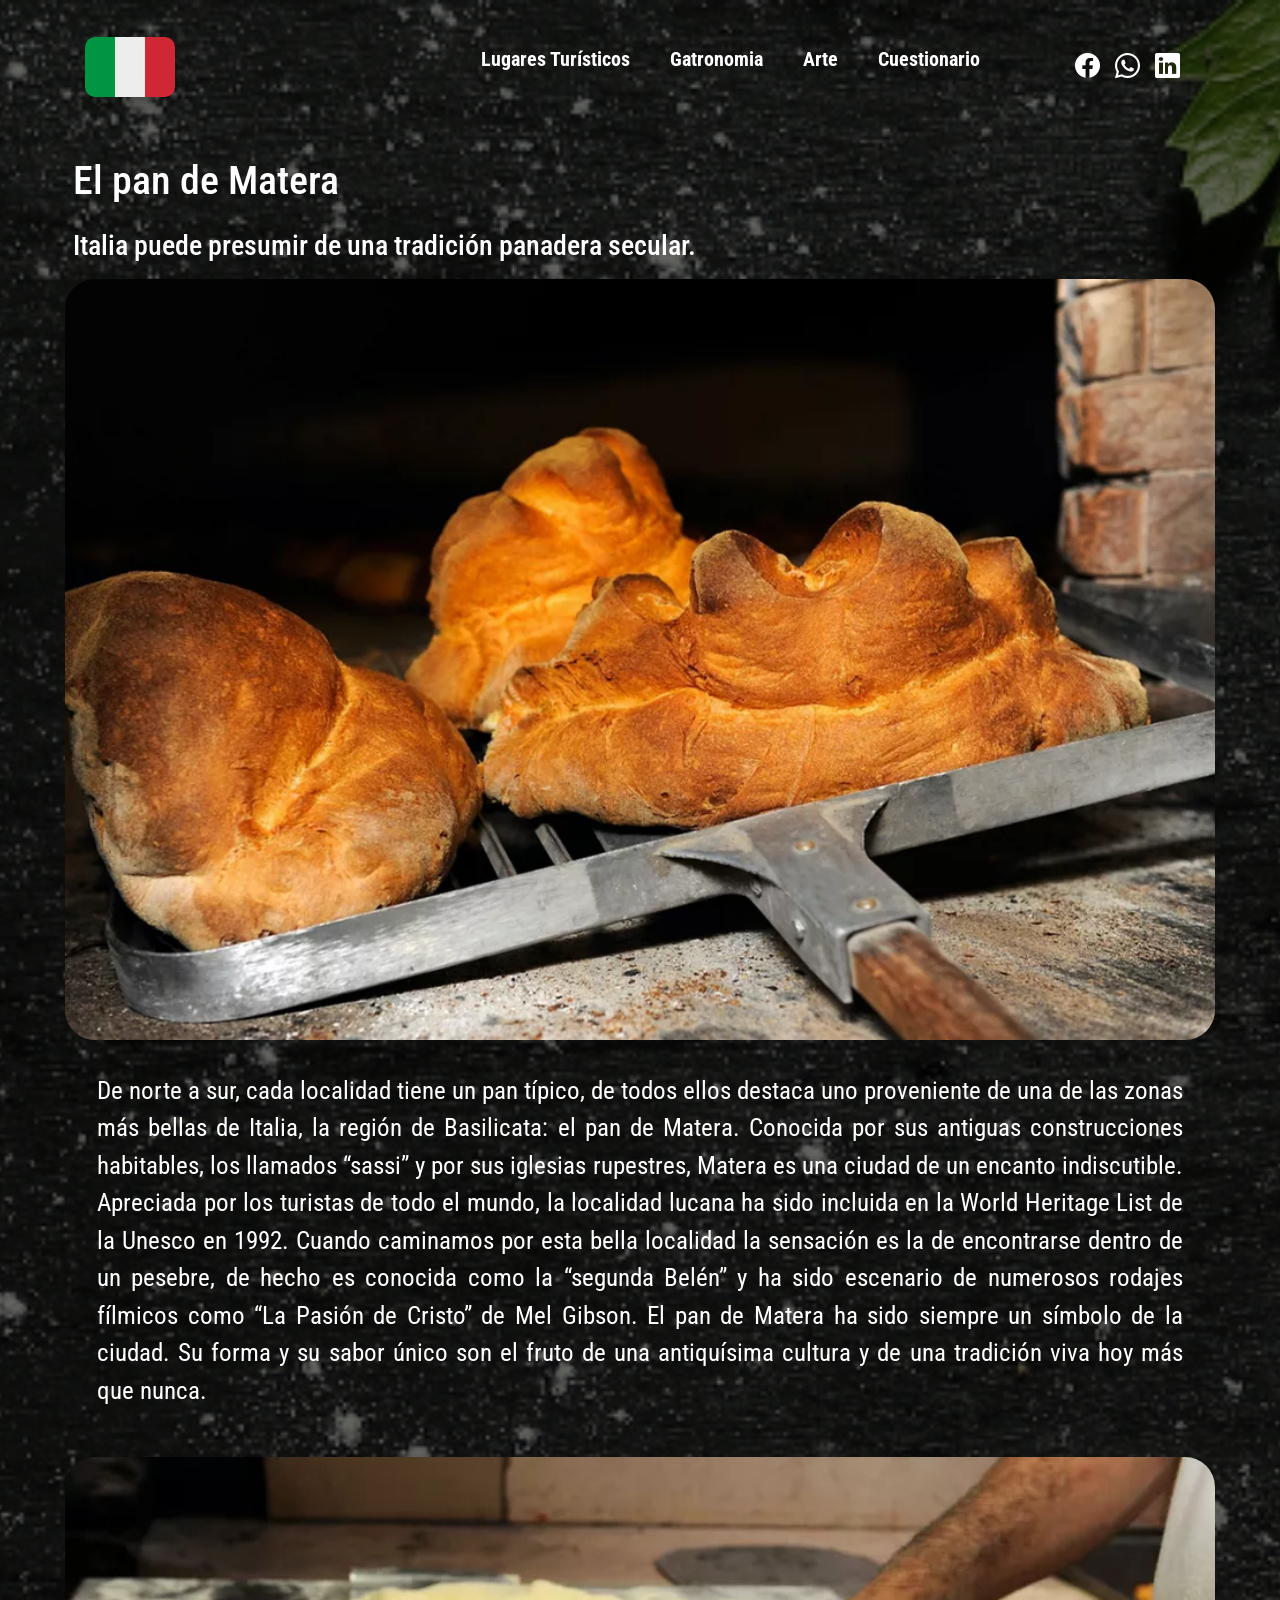
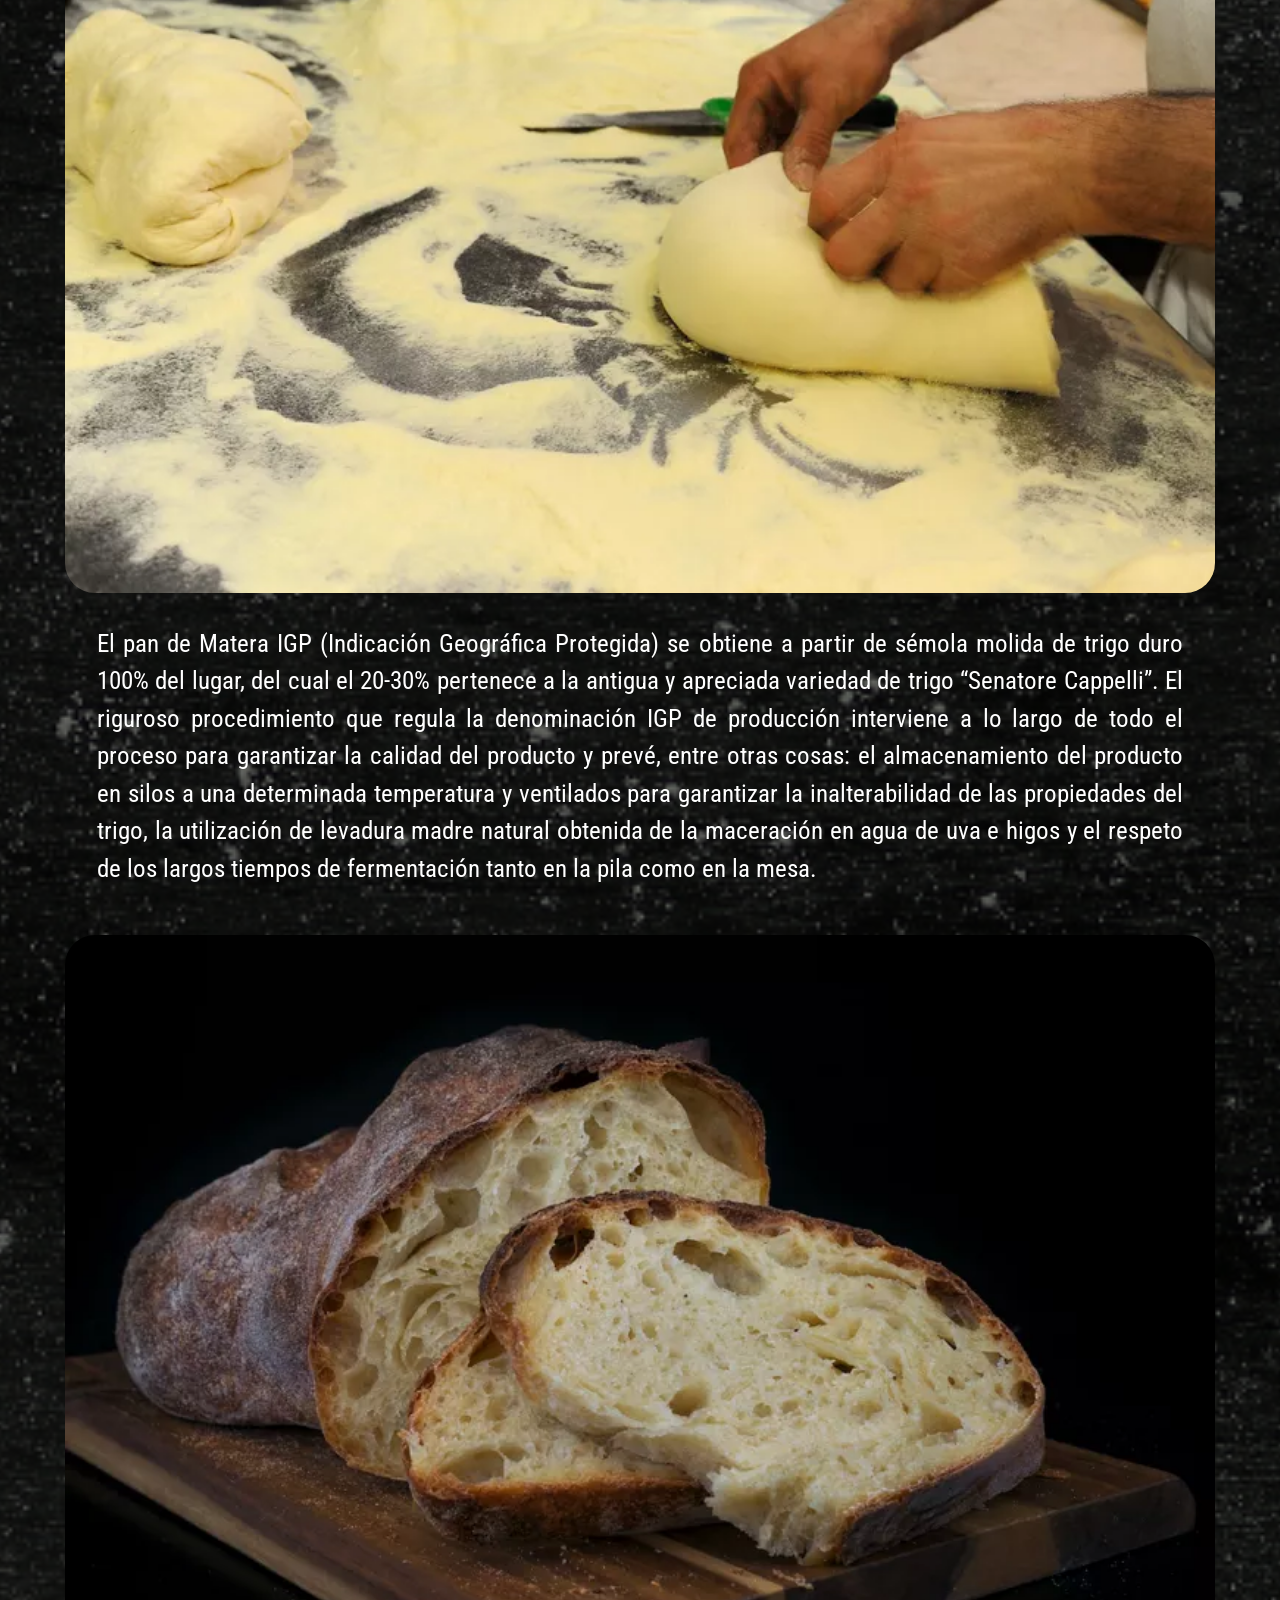
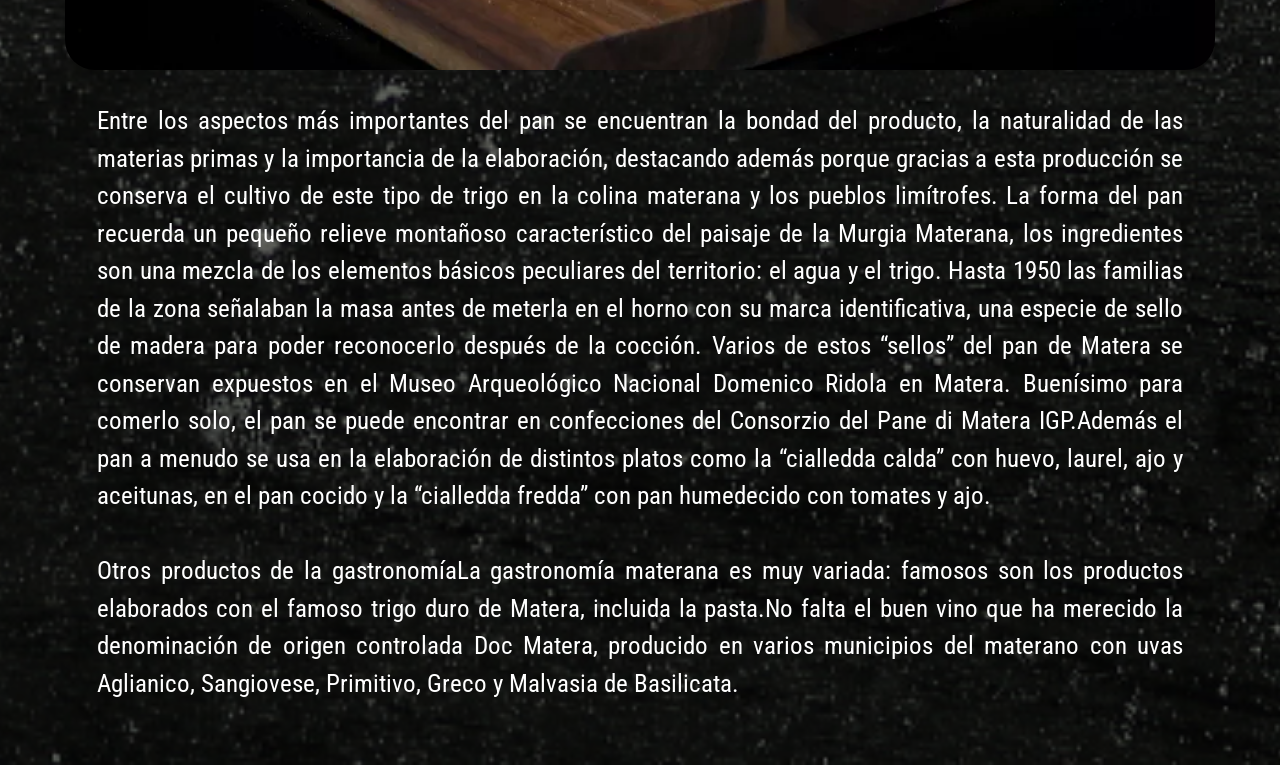
<file: frontend/gastronomia/gt1.html>
<!DOCTYPE html>
<html lang="en">
<head>
    <meta charset="UTF-8">
    <meta name="viewport" content="width=device-width, initial-scale=1.0">
    <title>Gastronomía</title>
    <link rel="stylesheet" href="./gastro.css">
    <link rel="stylesheet" href="./gt.css">
    <link rel="stylesheet" href="../header/header.css">
    <link rel="stylesheet" href="../index.css">
    <link rel="stylesheet" href="https://cdn.jsdelivr.net/npm/bootstrap-icons@1.11.3/font/bootstrap-icons.min.css">
    <link rel="stylesheet" href="https://cdn.jsdelivr.net/npm/bootstrap@4.3.1/dist/css/bootstrap.min.css" 
    integrity="sha384-ggOyR0iXCbMQv3Xipma34MD+dH/1fQ784/j6cY/iJTQUOhcWr7x9JvoRxT2MZw1T" 
    crossorigin="anonymous">
</head>
<body>
    <div class="container-gtm">
        <header class="header">
            <div class="menu container">
                <div class="logo">
                    <a href="../index.html"><img src="../assets/logo.jpg" alt="bandera de italia" width="25px"></a>
                </div>
                <input type="checkbox" id="menu" />
                <label for="menu">
                    <img src="../assets/menu.png" class="menu-icono" alt="" />
                </label>
                <nav class="navbar">
                    <ul>
                        <li><a href="#">Lugares Turísticos</a></li>
                        <li><a href="./gastro.html">Gatronomia</a></li>
                        <li><a href="#">Arte</a></li>
                        <li><a href="../form/formulario.html">Cuestionario</a></li>
                    </ul>
                </nav>
                <div class="nav-icons">
                    <a href="https://www.facebook.com/?locale=es_LA"><i class="bi bi-facebook"></i></a>
                    <a href="https://www.whatsapp.com/?lang=es_LA"><i class="bi bi-whatsapp"></i></a>
                    <a href="https://www.linkedin.com/in/madelin-constante-a80ab32b6"><i class="bi bi-linkedin"></i></a>
                </div>
            </div>
        </header>
        <main>
            <div class="container-main">
                <art class="articulo">
                    <div class="container-art">
                        <h1>El pan de Matera</h1>
                        <h3>Italia puede presumir de una tradición panadera secular.</h3>
                        <div class="imagen">
                            <img src="../assets/gt1.jpg" alt="Pan de Matera" loading="lazy">
                        </div>
                        <div class="contenido-art">
                            <p>
                                De norte a sur, cada localidad tiene un pan típico, 
                                de todos ellos destaca uno proveniente de una de las 
                                zonas más bellas de Italia, la región de Basilicata: 
                                el pan de Matera. Conocida por sus antiguas construcciones 
                                habitables, los llamados “sassi” y por sus iglesias rupestres, 
                                Matera es una ciudad de un encanto indiscutible. Apreciada por 
                                los turistas de todo el mundo, la localidad lucana ha sido incluida 
                                en la World Heritage List de la Unesco en 1992.  Cuando caminamos 
                                por esta bella localidad la sensación es la de encontrarse dentro 
                                de un pesebre, de hecho es conocida como la “segunda Belén” y ha sido 
                                escenario de numerosos rodajes fílmicos como “La Pasión de Cristo” 
                                de Mel Gibson. El pan de Matera ha sido siempre un símbolo de la ciudad. 
                                Su forma y su sabor único son el fruto de una antiquísima cultura y de una 
                                tradición viva hoy más que nunca.
                            </p>
                        </div>
                        <div class="imagen">
                            <img src="../assets/gt1_2.jpg" alt="Persona Haciendo Pan" loading="lazy">
                        </div>
                        <div class="contenido-art">
                            <p>
                                El pan de Matera IGP (Indicación Geográfica Protegida) se obtiene a partir 
                                de sémola molida de trigo duro 100% del lugar, del cual el 20-30% pertenece a 
                                la antigua y apreciada variedad de trigo “Senatore Cappelli”.
                                El riguroso procedimiento que regula la denominación IGP de producción interviene 
                                a lo largo de todo el proceso para garantizar la calidad del producto y prevé, 
                                entre otras cosas: el almacenamiento del producto en silos a una determinada temperatura 
                                y ventilados para garantizar la inalterabilidad de las propiedades del trigo, 
                                la utilización de levadura madre natural obtenida de la maceración en agua de 
                                uva e higos y el respeto de los largos tiempos de fermentación tanto en la pila 
                                como en la mesa.
                            </p>
                        </div>
                        <div class="imagen">
                            <img src="../assets/gt1_3.jpg" alt="Imagen 2 de Pan de Matera" loading="lazy">
                        </div>
                        <div class="contenido-art">
                            <p>
                                Entre los aspectos más importantes del pan se encuentran la bondad del producto, 
                                la naturalidad de las materias primas y la importancia de la elaboración, destacando 
                                además porque gracias a esta producción se conserva el cultivo de este tipo de trigo 
                                en la colina materana y los pueblos limítrofes. La forma del pan recuerda un pequeño 
                                relieve montañoso característico del paisaje de la Murgia Materana, los ingredientes 
                                son una mezcla de los elementos básicos peculiares del territorio: el agua y el trigo.
                                Hasta 1950 las familias de la zona señalaban la masa antes de meterla en el horno con 
                                su marca identificativa, una especie de sello de madera para poder reconocerlo después 
                                de la cocción. Varios de estos “sellos” del pan de Matera se conservan expuestos en el 
                                Museo Arqueológico Nacional Domenico Ridola en Matera.
                                Buenísimo para comerlo solo, el pan se puede encontrar en confecciones del Consorzio 
                                del Pane di Matera IGP.Además el pan a menudo se usa en la elaboración de distintos 
                                platos como la “cialledda calda” con huevo, laurel, ajo y aceitunas, en el pan cocido 
                                y la “cialledda fredda” con pan humedecido con tomates y ajo.
                                </br></br>
                                Otros productos de la gastronomíaLa gastronomía materana es muy variada: famosos son 
                                los productos elaborados con el famoso trigo duro de Matera, incluida la pasta.No falta 
                                el buen vino que ha merecido la denominación de origen controlada Doc Matera, producido 
                                en varios municipios del materano con uvas Aglianico, Sangiovese, Primitivo, Greco y 
                                Malvasia de Basilicata.
                            </p>
                        </div>
                    </div>
                </art>
            </div>
        </main>
    </div>
</body>
</html>
</file>
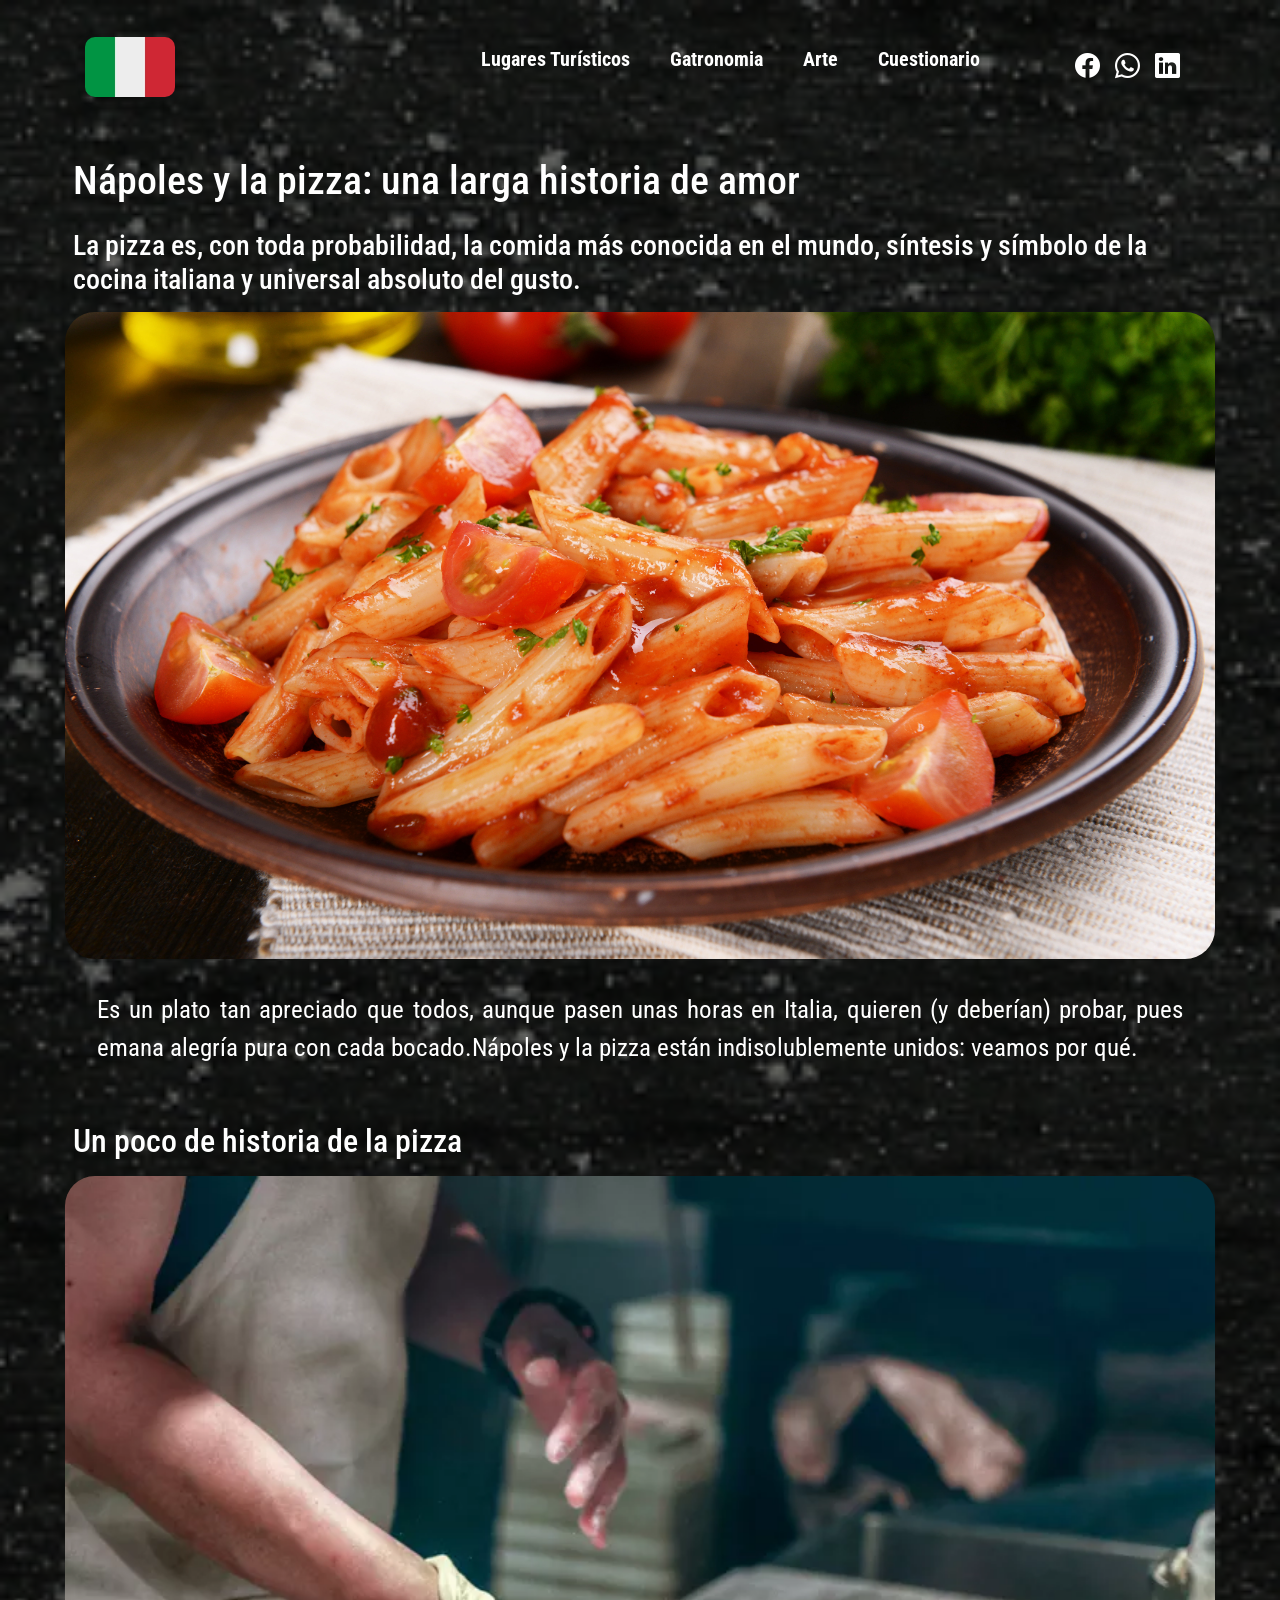
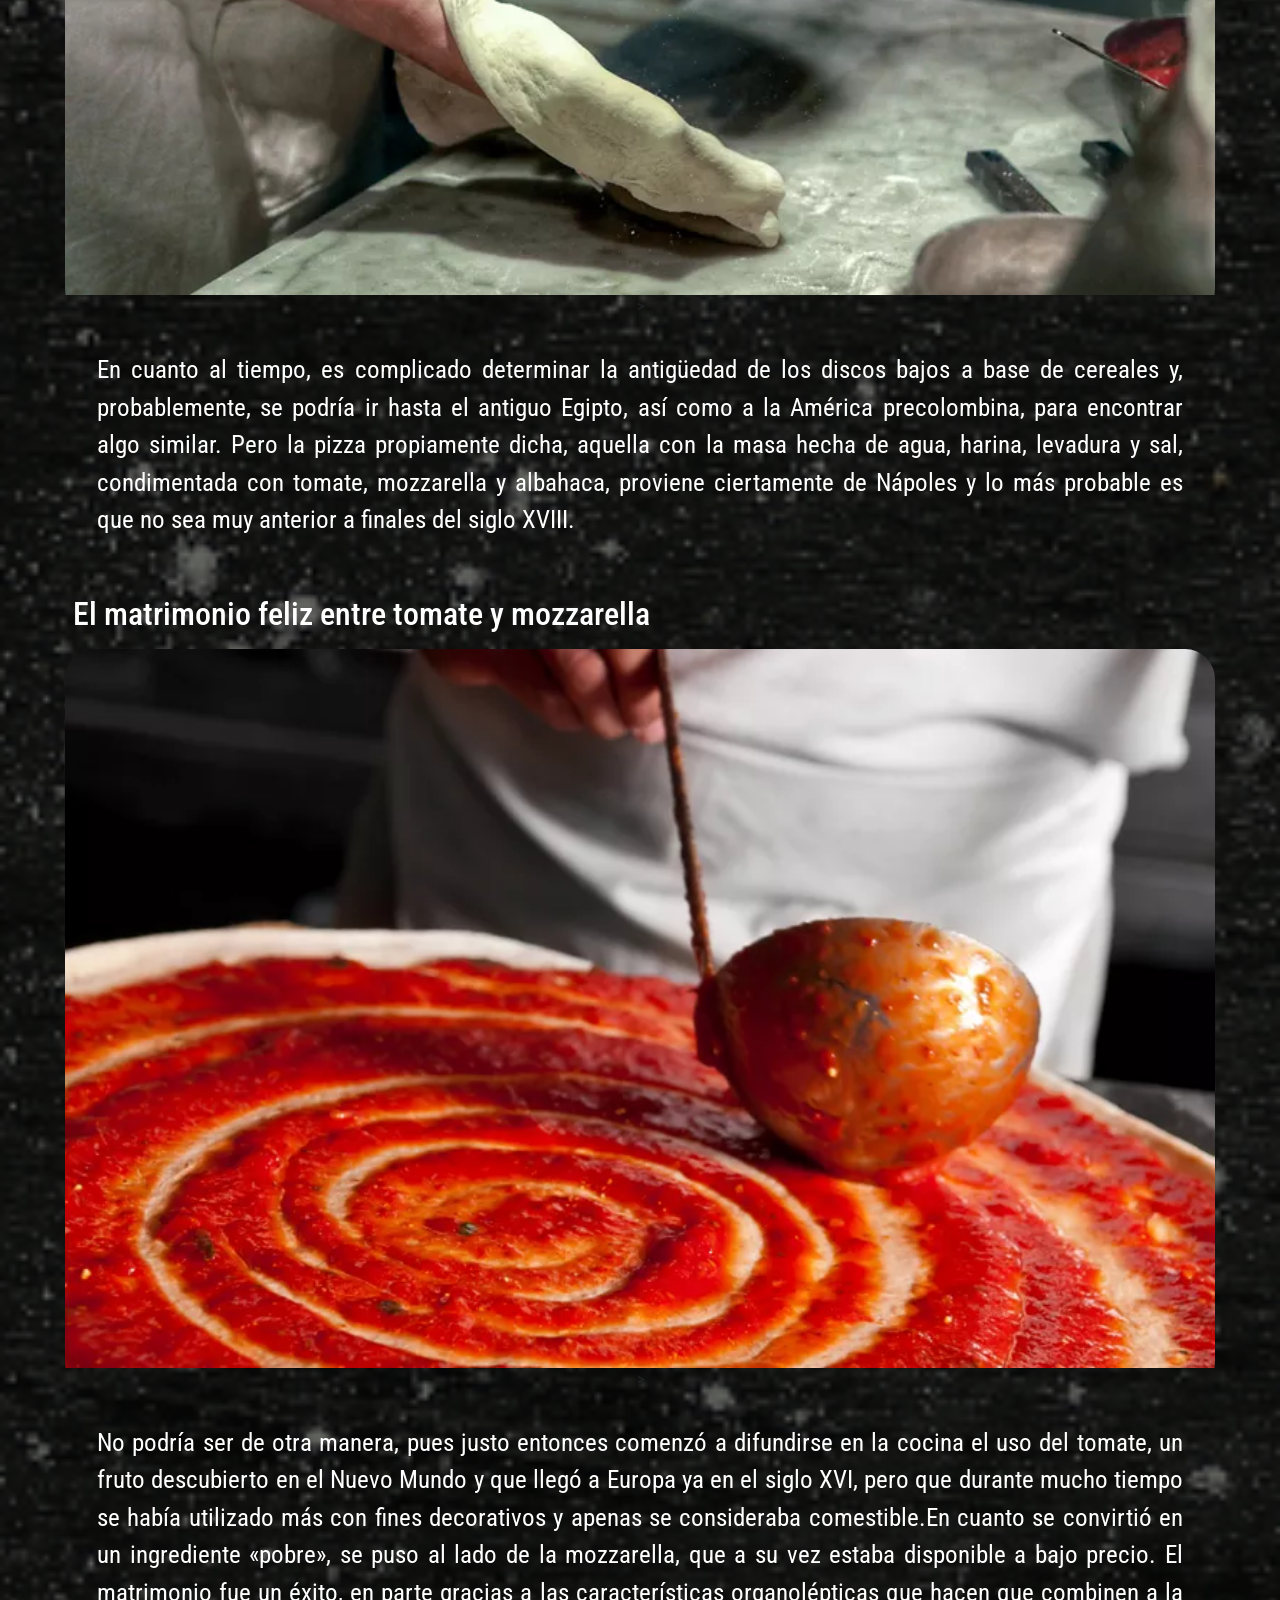
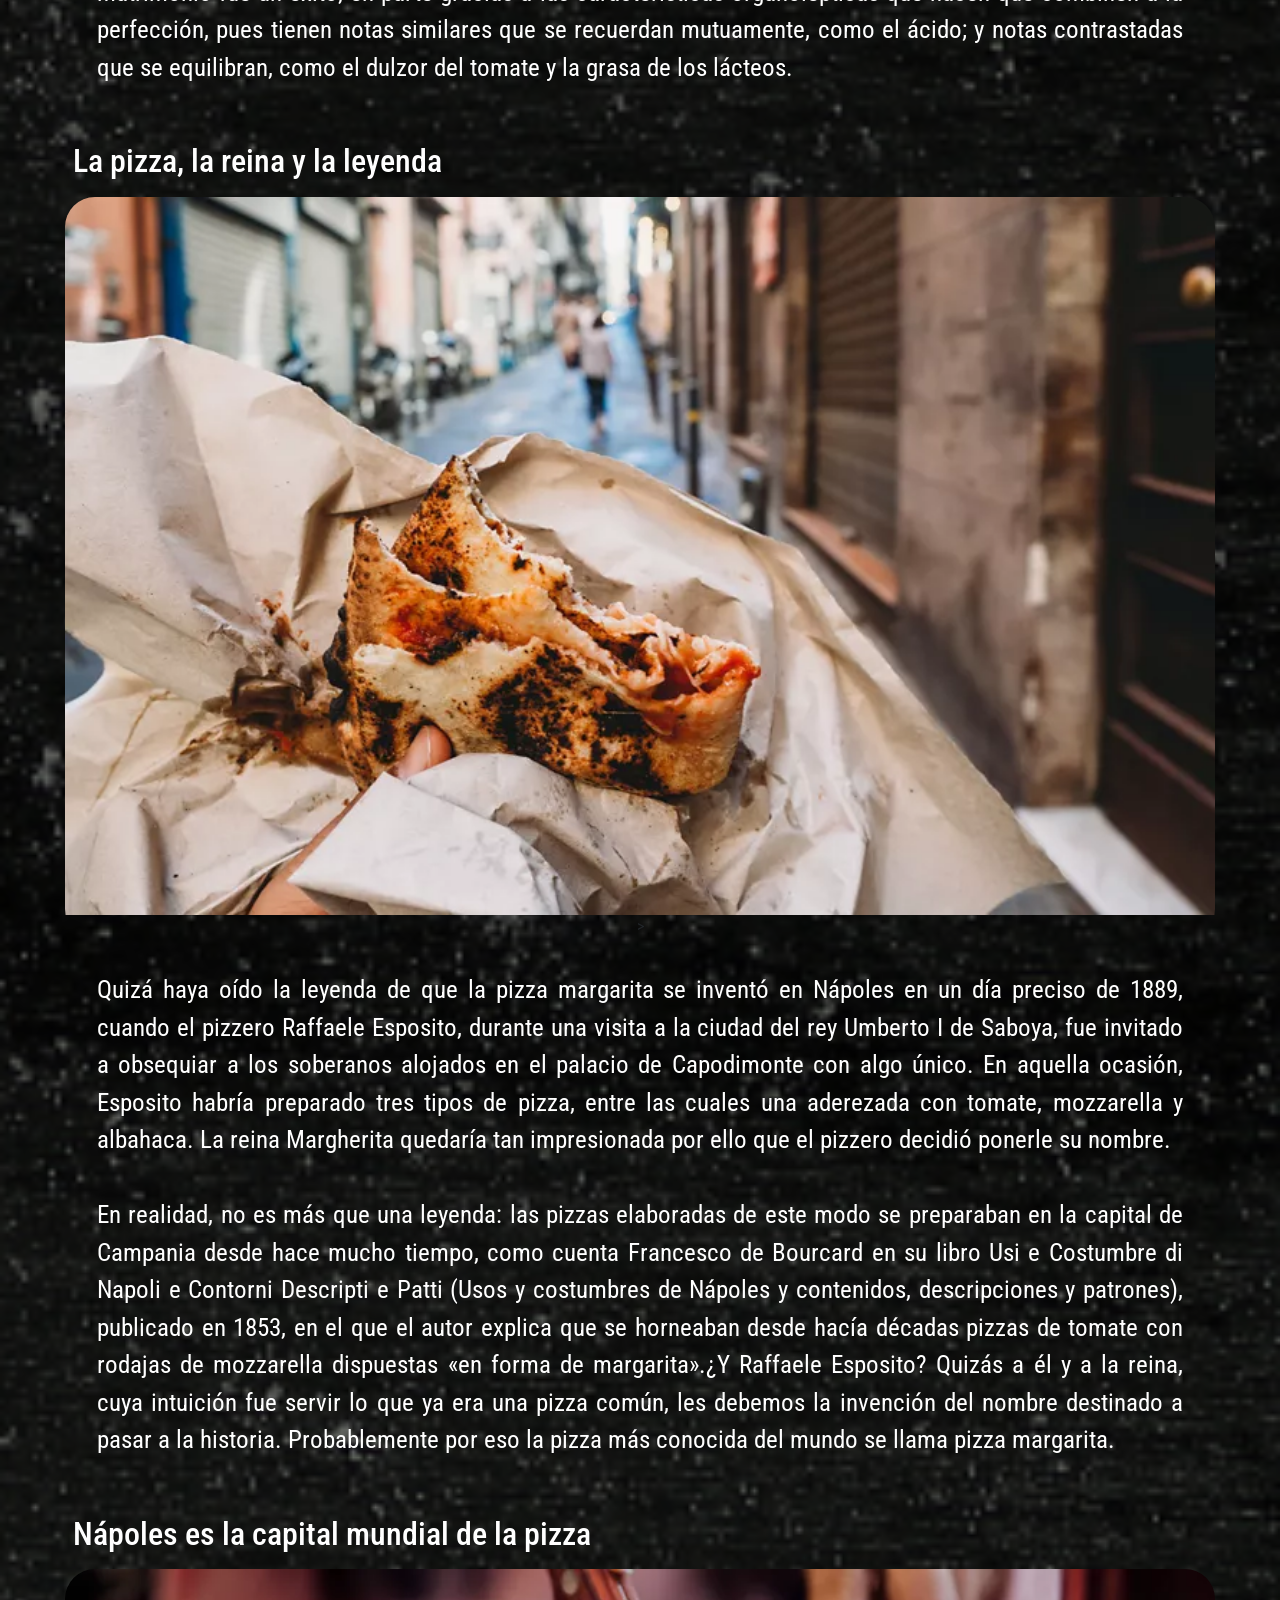
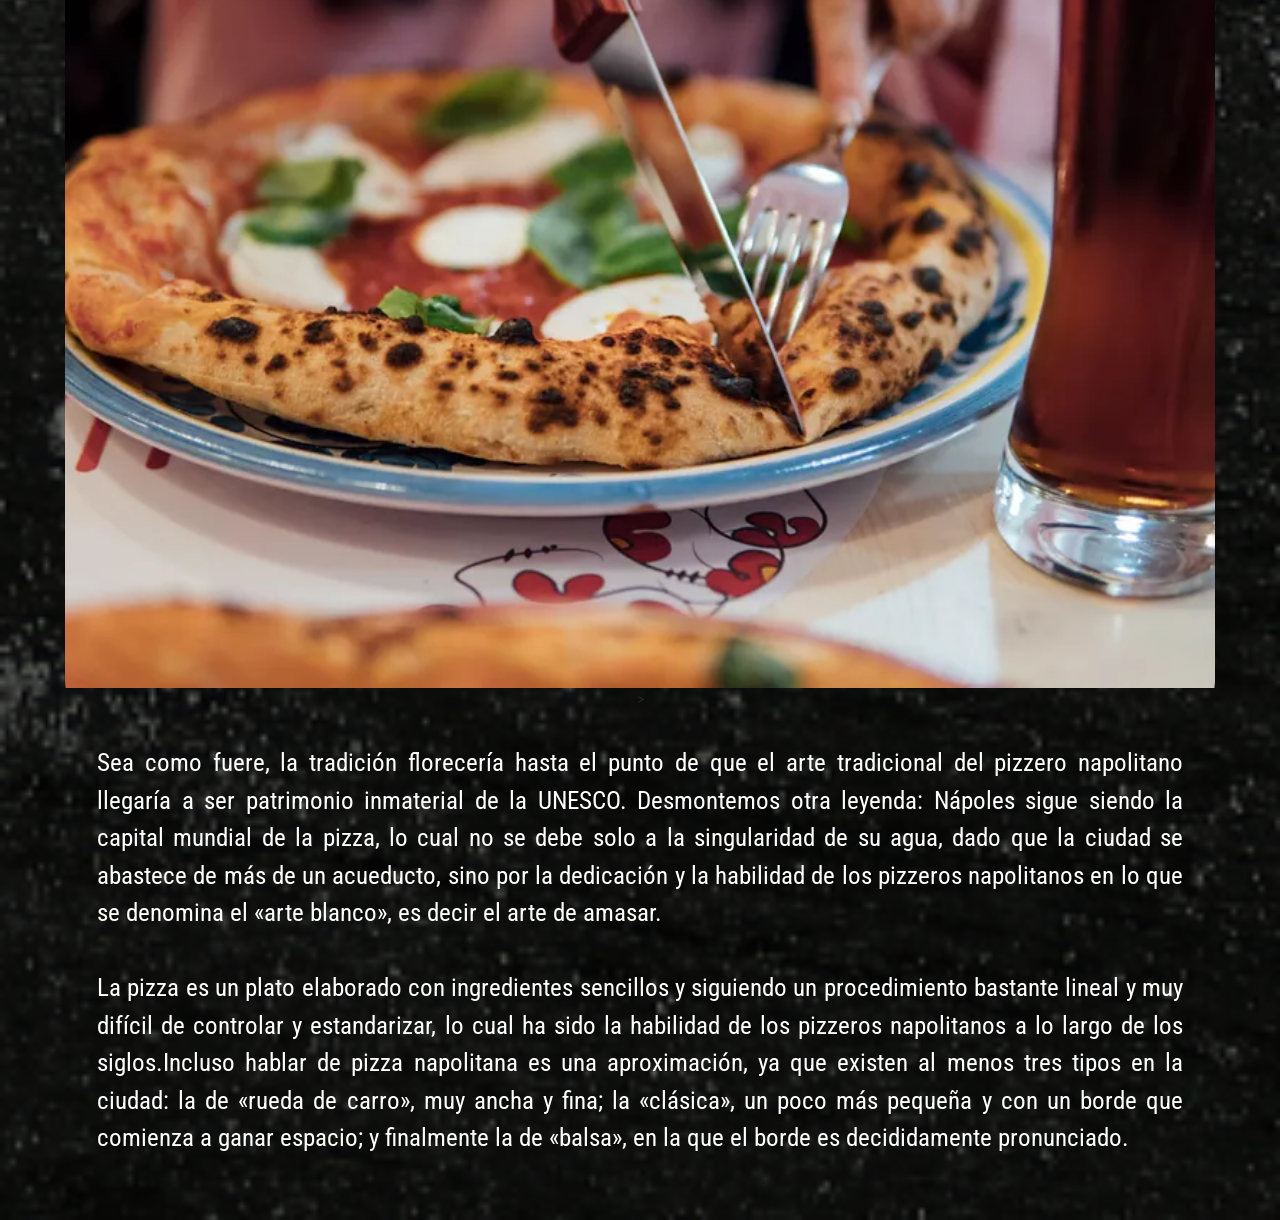
<file: frontend/gastronomia/gt2.html>
<!DOCTYPE html>
<html lang="en">
<head>
    <meta charset="UTF-8">
    <meta name="viewport" content="width=device-width, initial-scale=1.0">
    <title>Gastronomía</title>
    <link rel="stylesheet" href="./gastro.css">
    <link rel="stylesheet" href="./gt.css">
    <link rel="stylesheet" href="../header/header.css">
    <link rel="stylesheet" href="../index.css">
    <link rel="stylesheet" href="https://cdn.jsdelivr.net/npm/bootstrap-icons@1.11.3/font/bootstrap-icons.min.css">
    <link rel="stylesheet" href="https://cdn.jsdelivr.net/npm/bootstrap@4.3.1/dist/css/bootstrap.min.css" 
    integrity="sha384-ggOyR0iXCbMQv3Xipma34MD+dH/1fQ784/j6cY/iJTQUOhcWr7x9JvoRxT2MZw1T" 
    crossorigin="anonymous">
</head>
<body>
    <div class="container-gtm">
        <header class="header">
            <div class="menu container">
                <div class="logo">
                    <a href="../index.html"><img src="../assets/logo.jpg" alt="bandera de italia" width="25px"></a>
                </div>
                <input type="checkbox" id="menu" />
                <label for="menu">
                    <img src="../assets/menu.png" class="menu-icono" alt="" />
                </label>
                <nav class="navbar">
                    <ul>
                        <li><a href="#">Lugares Turísticos</a></li>
                        <li><a href="./gastro.html">Gatronomia</a></li>
                        <li><a href="#">Arte</a></li>
                        <li><a href="../form/formulario.html">Cuestionario</a></li>
                    </ul>
                </nav>
                <div class="nav-icons">
                    <a href="https://www.facebook.com/?locale=es_LA"><i class="bi bi-facebook"></i></a>
                    <a href="https://www.whatsapp.com/?lang=es_LA"><i class="bi bi-whatsapp"></i></a>
                    <a href="https://www.linkedin.com/in/madelin-constante-a80ab32b6"><i class="bi bi-linkedin"></i></a>
                </div>
            </div>
        </header>
        <main>
            <div class="container-main">
                <art class="articulo">
                    <div class="container-art">
                        <h1>Nápoles y la pizza: una larga historia de amor</h1>
                        <h3>La pizza es, con toda probabilidad, la comida más conocida en el mundo, 
                            síntesis y símbolo de la cocina italiana y universal absoluto del gusto.</h3>
                        <div class="imagen">
                            <img src="../assets/g2.jpg">
                        </div>
                        <div class="contenido-art">
                            <p>
                                Es un plato tan apreciado que todos, aunque pasen unas horas en Italia, 
                                quieren (y deberían) probar, pues emana alegría pura con cada bocado.Nápoles 
                                y la pizza están indisolublemente unidos: veamos por qué.
                            </p>
                        </div>
                        <h2>Un poco de historia de la pizza</h2>
                        <div class="imagen">
                            <img src="../assets/gt2_1.jpg" alt="Persona preparando pizza" loading="lazy">>
                        </div>
                        <div class="contenido-art">
                            <p>
                                En cuanto al tiempo, es complicado determinar la antigüedad de los discos 
                                bajos a base de cereales y, probablemente, se podría ir hasta el antiguo 
                                Egipto, así como a la América precolombina, para encontrar algo similar.
                                Pero la pizza propiamente dicha, aquella con la masa hecha de agua, harina, 
                                levadura y sal, condimentada con tomate, mozzarella y albahaca, proviene 
                                ciertamente de Nápoles y lo más probable es que no sea muy anterior a finales 
                                del siglo XVIII. 
                            </p>
                        </div>
                        <h2>El matrimonio feliz entre tomate y mozzarella</h2>
                        <div class="imagen">
                            <img src="../assets/gt2_2.jpg" alt="Salsa de Pizza" loading="lazy">>
                        </div>
                        <div class="contenido-art">
                            <p>
                                No podría ser de otra manera, pues justo entonces comenzó a difundirse en la 
                                cocina el uso del tomate, un fruto descubierto en el Nuevo Mundo y que llegó 
                                a Europa ya en el siglo XVI, pero que durante mucho tiempo se había utilizado 
                                más con fines decorativos y apenas se consideraba comestible.En cuanto se 
                                convirtió en un ingrediente «pobre», se puso al lado de la mozzarella, que a 
                                su vez estaba disponible a bajo precio. El matrimonio fue un éxito, en parte 
                                gracias a las características organolépticas que hacen que combinen a la 
                                perfección, pues tienen notas similares que se recuerdan mutuamente, como el 
                                ácido; y notas contrastadas que se equilibran, como el dulzor del tomate y la 
                                grasa de los lácteos. 
                            </p>
                        </div>
                        <h2>La pizza, la reina y la leyenda</h2>
                        <div class="imagen">
                            <img src="../assets/gt2_3.jpg" alt="Comida" loading="lazy">>
                        </div>
                        <div class="contenido-art">
                            <p>
                                Quizá haya oído la leyenda de que la pizza margarita se inventó en Nápoles en un 
                                día preciso de 1889, cuando el pizzero Raffaele Esposito, durante una visita a la 
                                ciudad del rey Umberto I de Saboya, fue invitado a obsequiar a los soberanos alojados 
                                en el palacio de Capodimonte con algo único.
                                En aquella ocasión, Esposito habría preparado tres tipos de pizza, entre las cuales 
                                una aderezada con tomate, mozzarella y albahaca. La reina Margherita quedaría tan 
                                impresionada por ello que el pizzero decidió ponerle su nombre.
                                </br></br>
                                En realidad, no es más que una leyenda: las pizzas elaboradas de este modo se 
                                preparaban en la capital de Campania desde hace mucho tiempo, como cuenta Francesco 
                                de Bourcard en su libro Usi e Costumbre di Napoli e Contorni Descripti e Patti 
                                (Usos y costumbres de Nápoles y contenidos, descripciones y patrones), publicado en 1853, 
                                en el que el autor explica que se horneaban desde hacía décadas pizzas de tomate con 
                                rodajas de mozzarella dispuestas «en forma de margarita».¿Y Raffaele Esposito? Quizás a 
                                él y a la reina, cuya intuición fue servir lo que ya era una pizza común, les debemos la 
                                invención del nombre destinado a pasar a la historia. Probablemente por eso la pizza más 
                                conocida del mundo se llama pizza margarita.
                            </p>
                        </div>
                        <h2>Nápoles es la capital mundial de la pizza</h2>
                        <div class="imagen">
                            <img src="../assets/gt2_4.jpg" alt="Pizza" loading="lazy">>
                        </div>
                        <div class="contenido-art">
                            <p>
                                Sea como fuere, la tradición florecería hasta el punto de que el arte tradicional del pizzero 
                                napolitano llegaría a ser patrimonio inmaterial de la UNESCO. Desmontemos otra leyenda: Nápoles 
                                sigue siendo la capital mundial de la pizza, lo cual no se debe solo a la singularidad de su agua, 
                                dado que la ciudad se abastece de más de un acueducto, sino por la dedicación y la habilidad de 
                                los pizzeros napolitanos en lo que se denomina el «arte blanco», es decir el arte de amasar.
                                </br></br>
                                La pizza es un plato elaborado con ingredientes sencillos y siguiendo un procedimiento bastante 
                                lineal y muy difícil de controlar y estandarizar, lo cual ha sido la habilidad de los pizzeros 
                                napolitanos a lo largo de los siglos.Incluso hablar de pizza napolitana es una aproximación, ya 
                                que existen al menos tres tipos en la ciudad: la de «rueda de carro», muy ancha y fina; 
                                la «clásica», un poco más pequeña y con un borde que comienza a ganar espacio; y finalmente la 
                                de «balsa», en la que el borde es decididamente pronunciado.
                            </p>
                        </div>
                    </div>
                </art>
            </div>
        </main>
    </div>
</body>
</html>
</file>
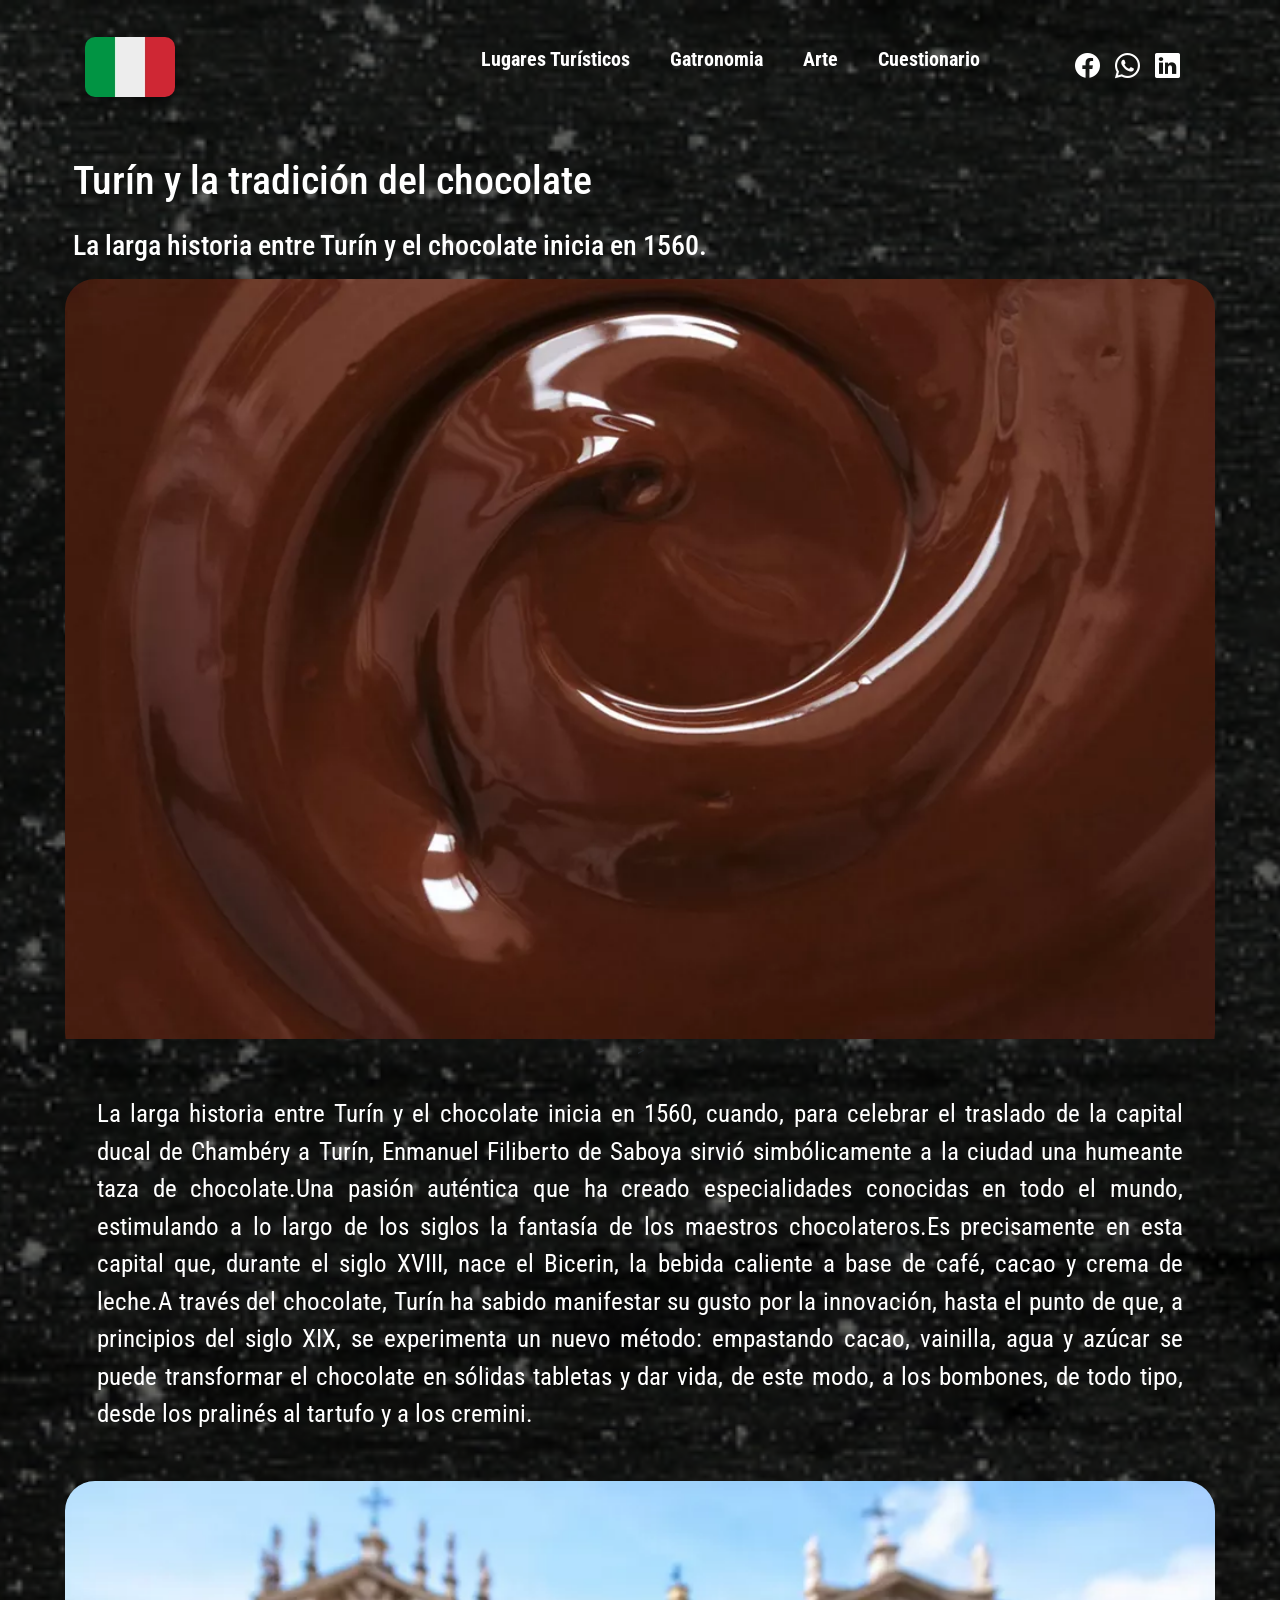
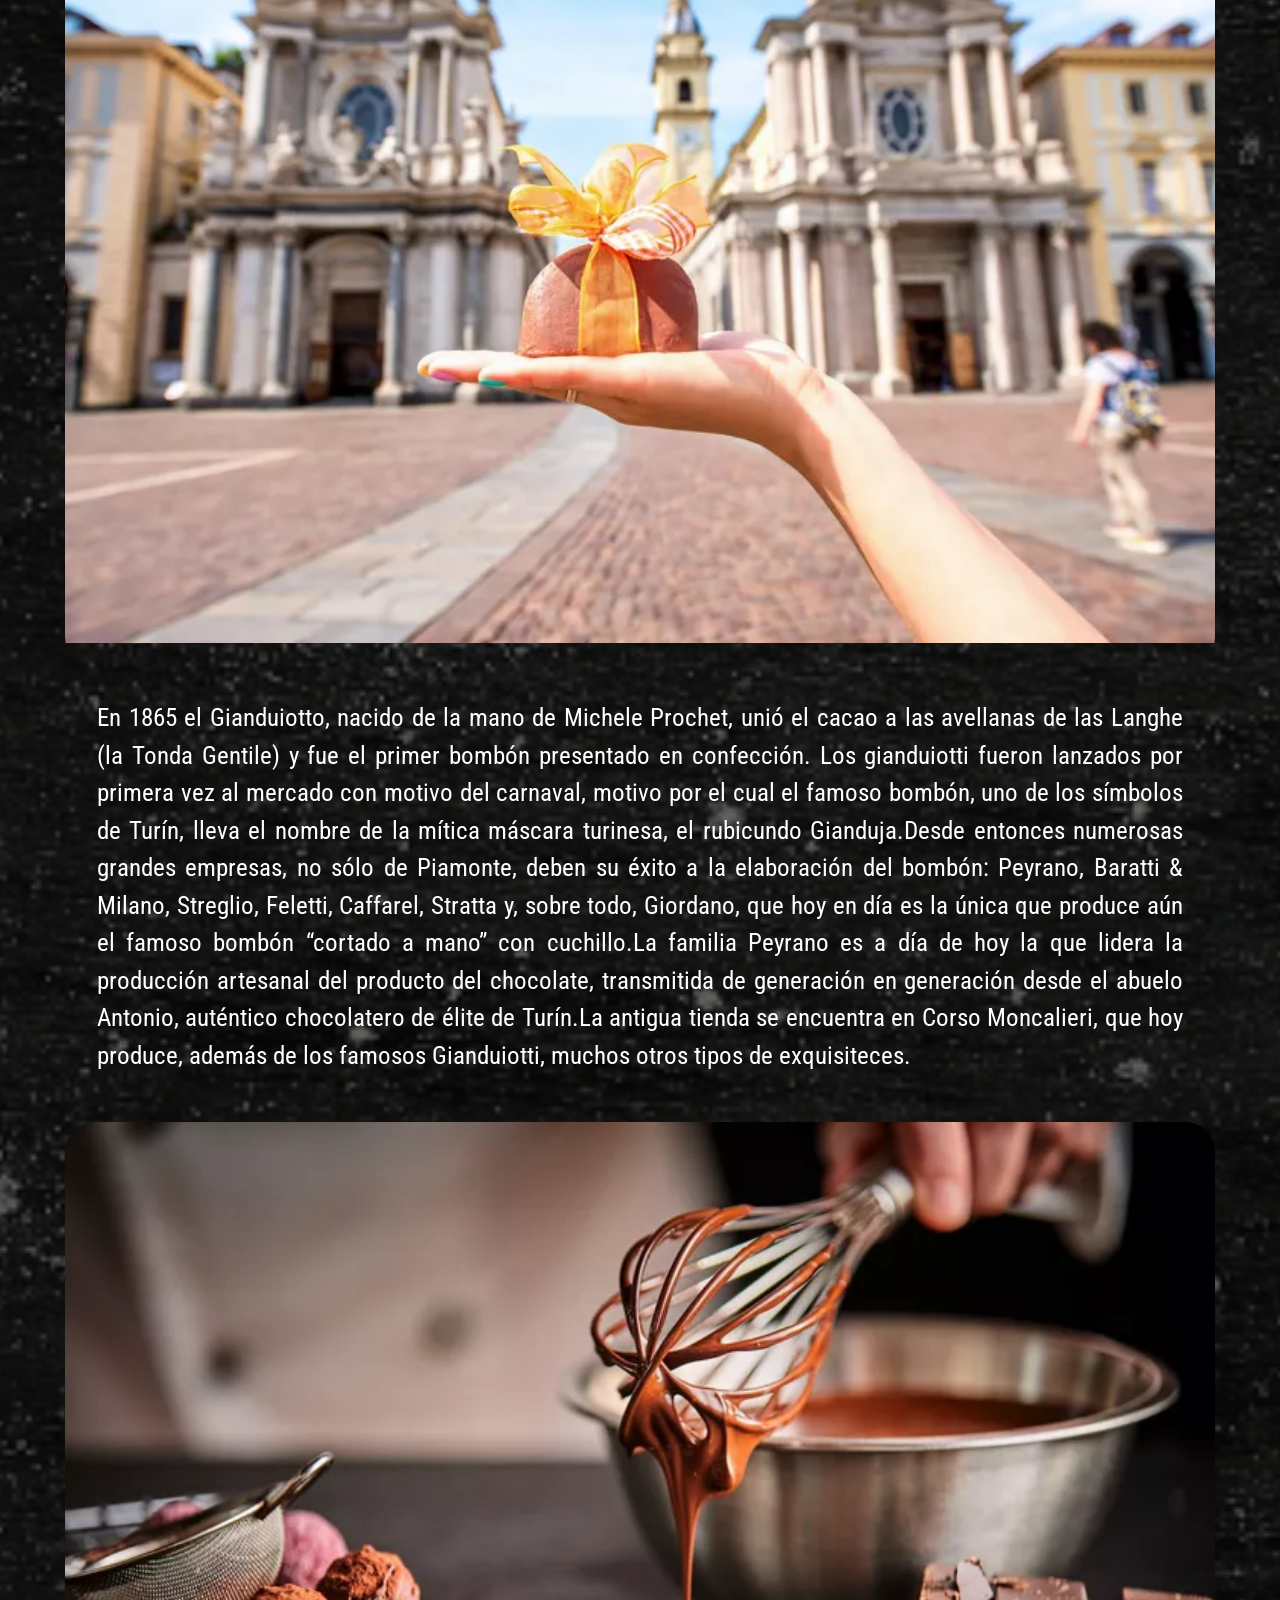
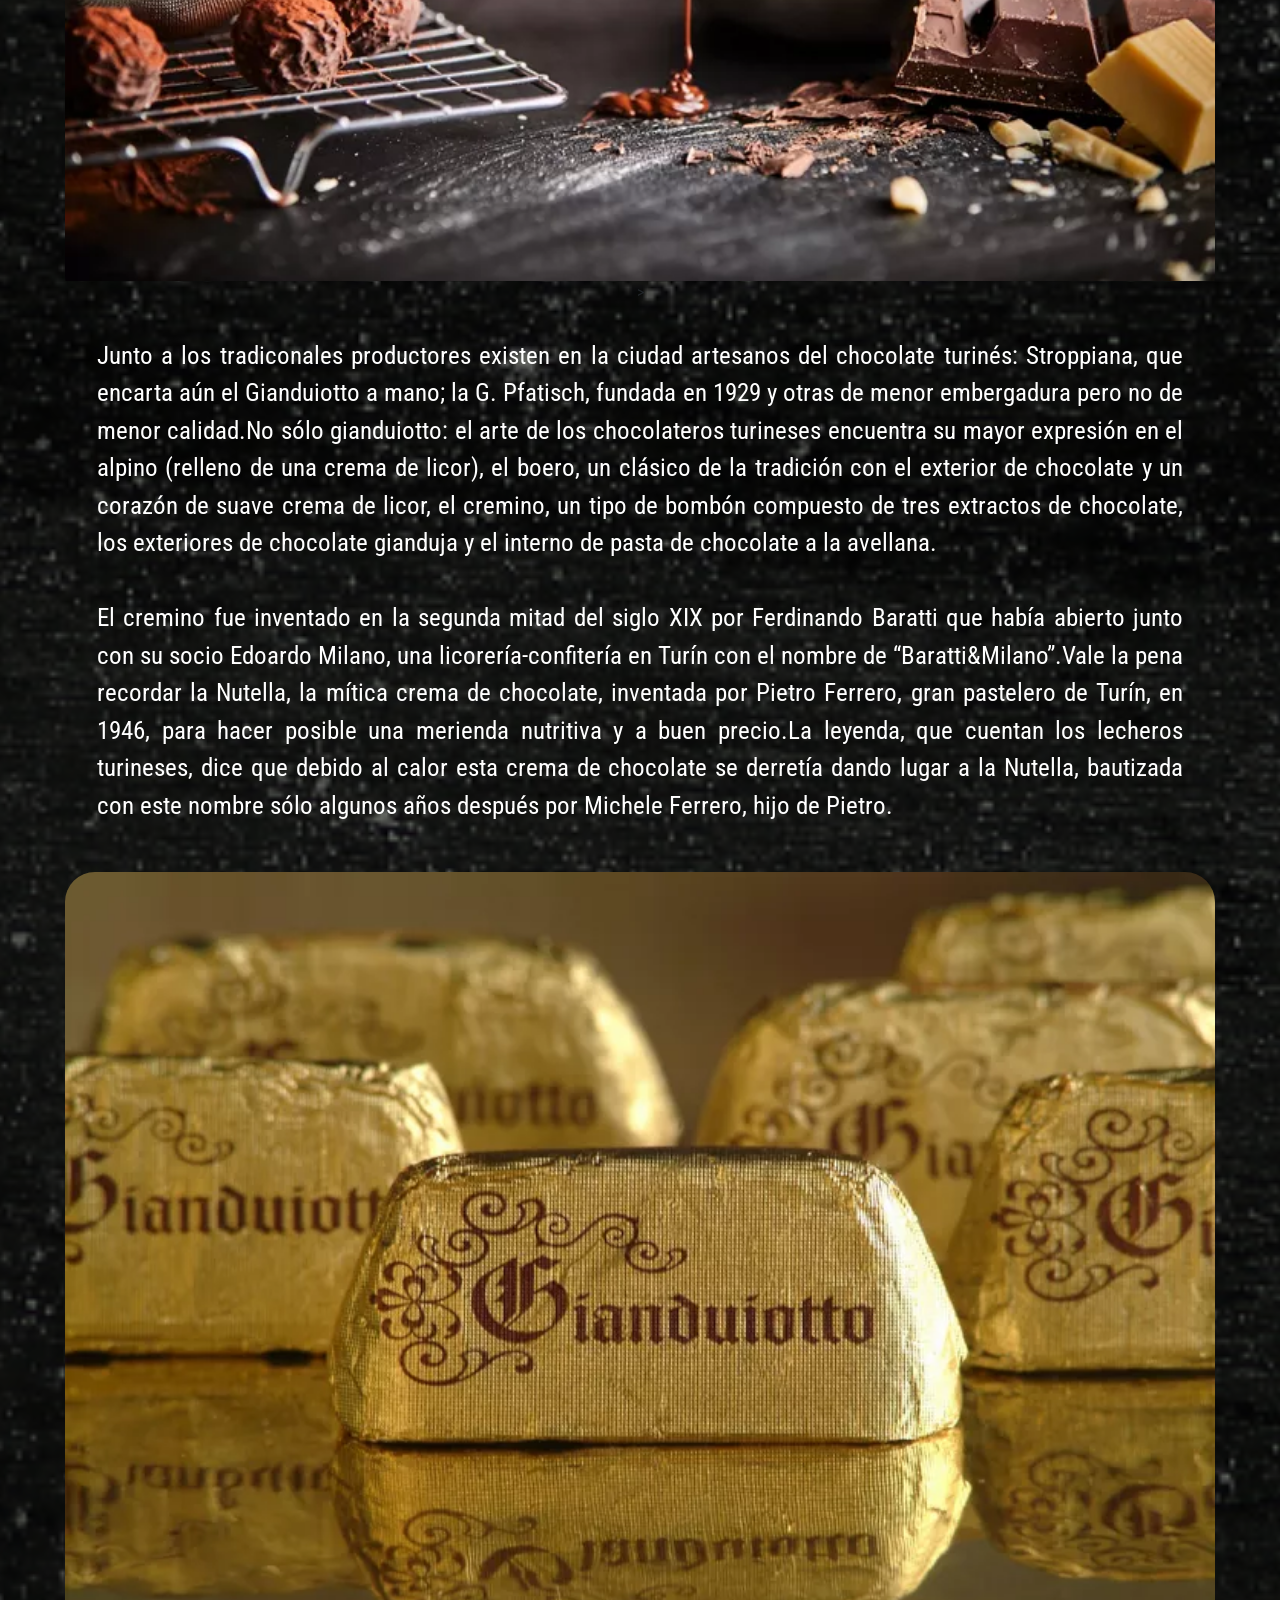
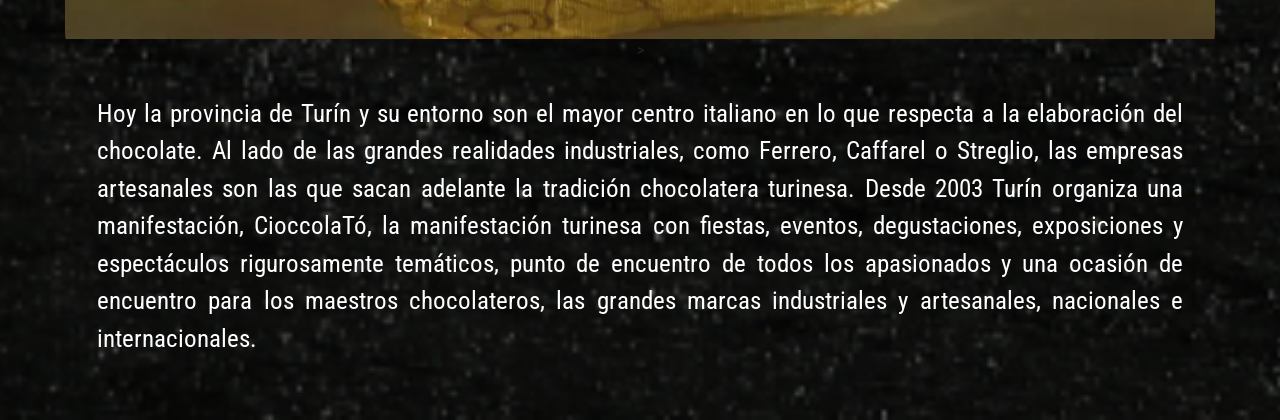
<file: frontend/gastronomia/gt3.html>
<!DOCTYPE html>
<html lang="en">
<head>
    <meta charset="UTF-8">
    <meta name="viewport" content="width=device-width, initial-scale=1.0">
    <title>Gastronomía</title>
    <link rel="stylesheet" href="./gastro.css">
    <link rel="stylesheet" href="./gt.css">
    <link rel="stylesheet" href="../header/header.css">
    <link rel="stylesheet" href="../index.css">
    <link rel="stylesheet" href="https://cdn.jsdelivr.net/npm/bootstrap-icons@1.11.3/font/bootstrap-icons.min.css">
    <link rel="stylesheet" href="https://cdn.jsdelivr.net/npm/bootstrap@4.3.1/dist/css/bootstrap.min.css" 
    integrity="sha384-ggOyR0iXCbMQv3Xipma34MD+dH/1fQ784/j6cY/iJTQUOhcWr7x9JvoRxT2MZw1T" 
    crossorigin="anonymous">
</head>
<body>
    <div class="container-gtm">
        <header class="header">
            <div class="menu container">
                <div class="logo">
                    <a href="../index.html"><img src="../assets/logo.jpg" alt="bandera de italia" width="25px"></a>
                </div>
                <input type="checkbox" id="menu" />
                <label for="menu">
                    <img src="../assets/menu.png" class="menu-icono" alt="" />
                </label>
                <nav class="navbar">
                    <ul>
                        <li><a href="#">Lugares Turísticos</a></li>
                        <li><a href="./gastro.html">Gatronomia</a></li>
                        <li><a href="#">Arte</a></li>
                        <li><a href="../form/formulario.html">Cuestionario</a></li>
                    </ul>
                </nav>
                <div class="nav-icons">
                    <a href="https://www.facebook.com/?locale=es_LA"><i class="bi bi-facebook"></i></a>
                    <a href="https://www.whatsapp.com/?lang=es_LA"><i class="bi bi-whatsapp"></i></a>
                    <a href="https://www.linkedin.com/in/madelin-constante-a80ab32b6"><i class="bi bi-linkedin"></i></a>
                </div>
            </div>
        </header>
        <main>
            <div class="container-main">
                <art class="articulo">
                    <div class="container-art">
                        <h1>Turín y la tradición del chocolate</h1>
                        <h3>La larga historia entre Turín y el chocolate inicia en 1560.</h3>
                        <div class="imagen">
                            <img src="../assets/gt3.jpg" alt="Chocolate" loading="lazy">>
                        </div>
                        <div class="contenido-art">
                            <p>
                                La larga historia entre Turín y el chocolate inicia en 1560, cuando, 
                                para celebrar el traslado de la capital ducal de Chambéry a Turín, 
                                Enmanuel Filiberto de Saboya sirvió simbólicamente a la ciudad una 
                                humeante taza de chocolate.Una pasión auténtica que ha creado 
                                especialidades conocidas en todo el mundo, estimulando a lo largo 
                                de los siglos la fantasía de los maestros chocolateros.Es precisamente 
                                en esta capital que, durante el siglo XVIII, nace el Bicerin, la bebida
                                caliente a base de café, cacao y crema de leche.A través del chocolate, 
                                Turín ha sabido manifestar su gusto por la innovación, hasta el punto 
                                de que, a principios del siglo XIX, se experimenta un nuevo método: 
                                empastando cacao, vainilla, agua y azúcar se puede transformar el chocolate 
                                en sólidas tabletas y dar vida, de este modo, a los bombones, de todo tipo, 
                                desde los pralinés al tartufo y a los cremini.
                            </p>
                        </div>
                        <div class="imagen">
                            <img src="../assets/gt3_1.jpg" alt="Mano sosteniendo un Dulce" loading="lazy">>
                        </div>
                        <div class="contenido-art">
                            <p>
                                En 1865 el Gianduiotto, nacido de la mano de Michele Prochet, unió el cacao 
                                a las avellanas de las Langhe (la Tonda Gentile) y fue el primer bombón 
                                presentado en confección. Los gianduiotti fueron lanzados por primera vez 
                                al mercado con motivo del carnaval, motivo por el cual el famoso bombón, 
                                uno de los símbolos de Turín, lleva el nombre de la mítica máscara turinesa, 
                                el rubicundo Gianduja.Desde entonces numerosas grandes empresas, no sólo de 
                                Piamonte, deben su éxito a la elaboración del bombón: Peyrano, Baratti & Milano, 
                                Streglio, Feletti, Caffarel, Stratta y, sobre todo, Giordano, que hoy en día es 
                                la única que produce aún el famoso bombón “cortado a mano” con cuchillo.La familia 
                                Peyrano es a día de hoy la que lidera la producción artesanal del producto del 
                                chocolate, transmitida de generación en generación desde el abuelo Antonio, auténtico 
                                chocolatero de élite de Turín.La antigua tienda se encuentra en Corso Moncalieri, que 
                                hoy produce, además de los famosos Gianduiotti, muchos otros tipos de exquisiteces. 
                            </p>
                        </div>
                        <div class="imagen">
                            <img src="../assets/gt3_2.jpg" alt="Más Chocolate" loading="lazy">>
                        </div>
                        <div class="contenido-art">
                            <p>
                                Junto a los tradiconales productores existen en la ciudad artesanos del chocolate turinés: 
                                Stroppiana, que encarta aún el Gianduiotto a mano; la G. Pfatisch, fundada en 1929 y otras 
                                de menor embergadura pero no de menor calidad.No sólo gianduiotto: el arte de los chocolateros 
                                turineses encuentra su mayor expresión en el alpino (relleno de una crema de licor), el boero, 
                                un clásico de la tradición con el exterior de chocolate y un corazón de suave crema de licor, 
                                el cremino, un tipo de bombón compuesto de tres extractos de chocolate, los exteriores de 
                                chocolate gianduja y el interno de pasta de chocolate a la avellana. </br> </br>El cremino fue 
                                inventado 
                                en la segunda mitad del siglo XIX por Ferdinando Baratti que había abierto junto con su socio 
                                Edoardo Milano, una licorería-confitería en Turín con el nombre de “Baratti&Milano”.Vale la 
                                pena recordar la Nutella, la mítica crema de chocolate, inventada por Pietro Ferrero, gran 
                                pastelero de Turín, en 1946, para hacer posible una merienda nutritiva y a buen precio.La leyenda, 
                                que cuentan los lecheros turineses, dice que debido al calor esta crema de chocolate se derretía 
                                dando lugar a la Nutella, bautizada con este nombre sólo algunos años después por Michele Ferrero, 
                                hijo de Pietro.
                            </p>
                        </div>
                        <div class="imagen">
                            <img src="../assets/gt3_3.jpg" alt="Chocolate pequeño" loading="lazy">>
                        </div>
                        <div class="contenido-art">
                            <p>
                                Hoy la provincia de Turín y su entorno son el mayor centro italiano en lo que respecta a la 
                                elaboración del chocolate. Al lado de las grandes realidades industriales, como Ferrero, Caffarel 
                                o Streglio, las empresas artesanales son las que sacan adelante la tradición chocolatera turinesa.
                                Desde 2003 Turín organiza una manifestación, CioccolaTó, la manifestación turinesa con fiestas, 
                                eventos, degustaciones, exposiciones y espectáculos rigurosamente temáticos, punto de encuentro de 
                                todos los apasionados y una ocasión de encuentro para los maestros chocolateros, las grandes marcas 
                                industriales y artesanales, nacionales e internacionales.
                            </p>
                        </div>
                    </div>
                </art>
            </div>
        </main>
    </div>
</body>
</html>
</file>
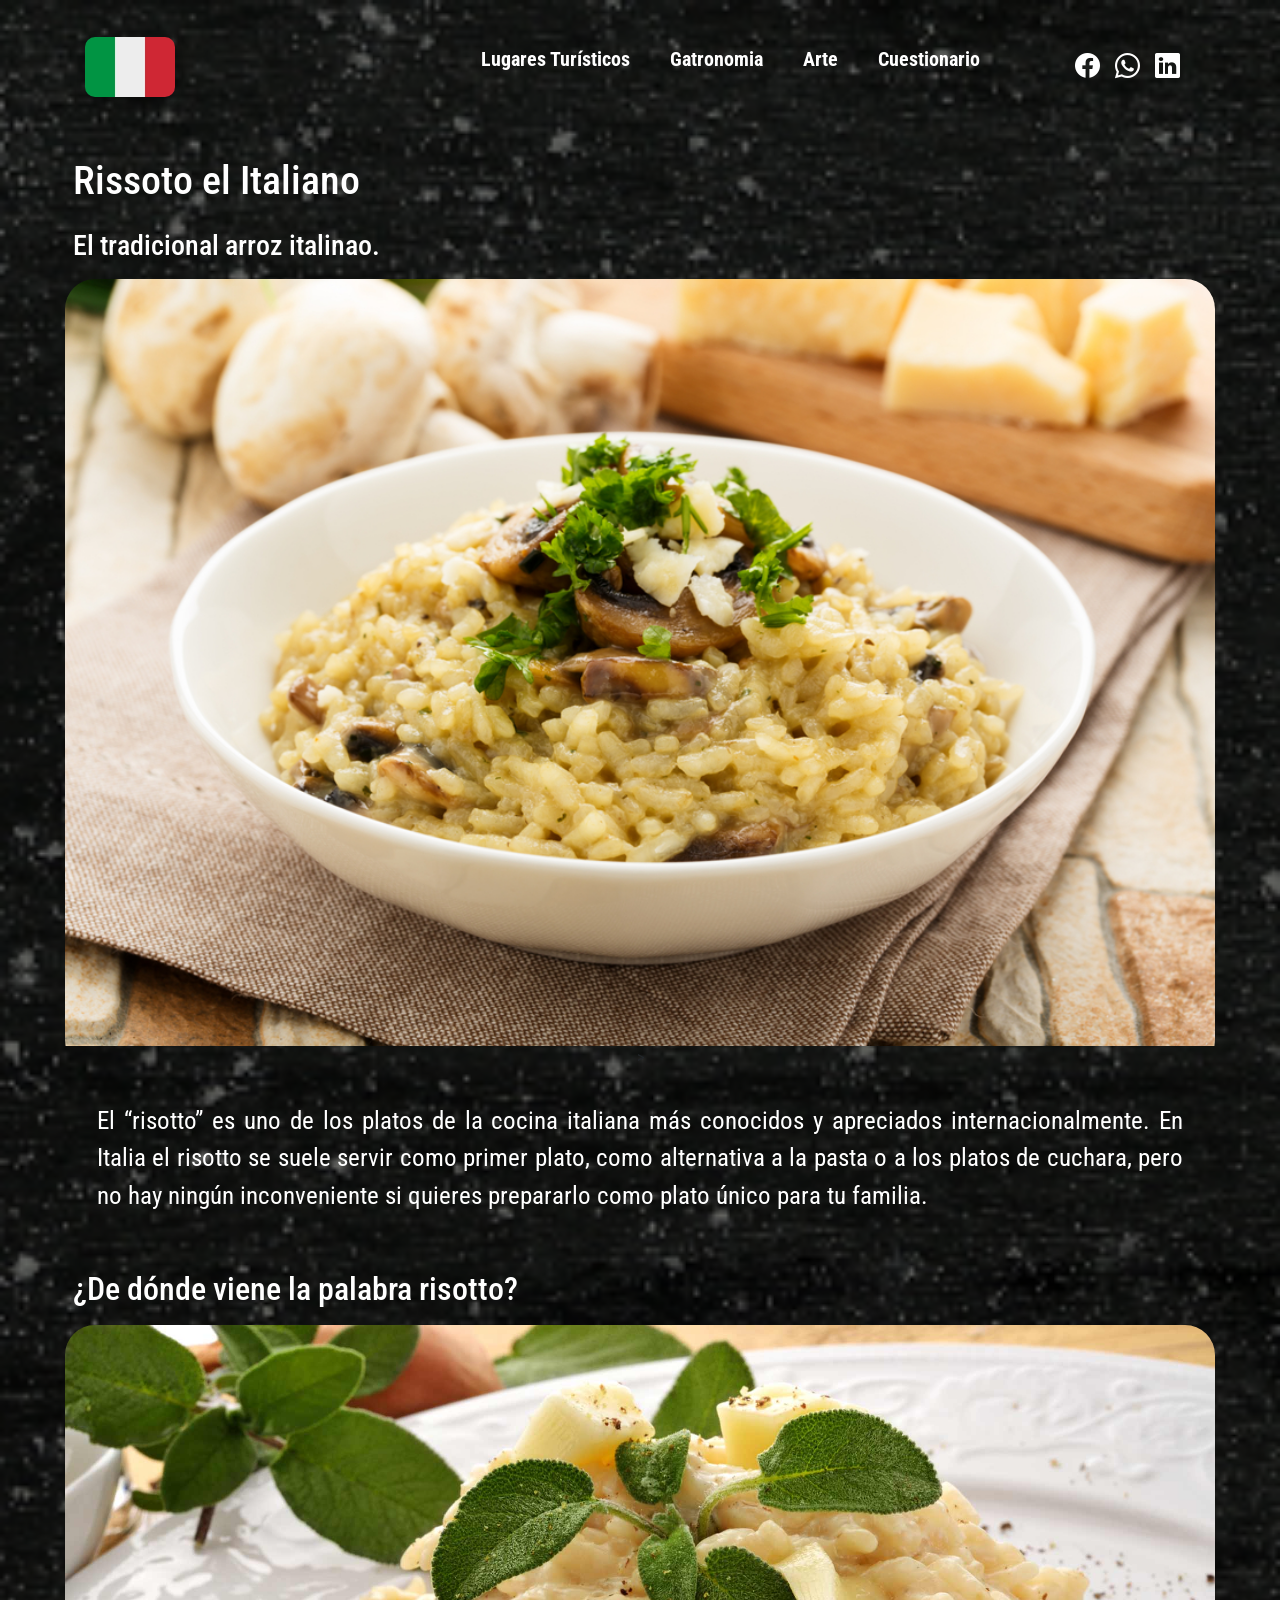
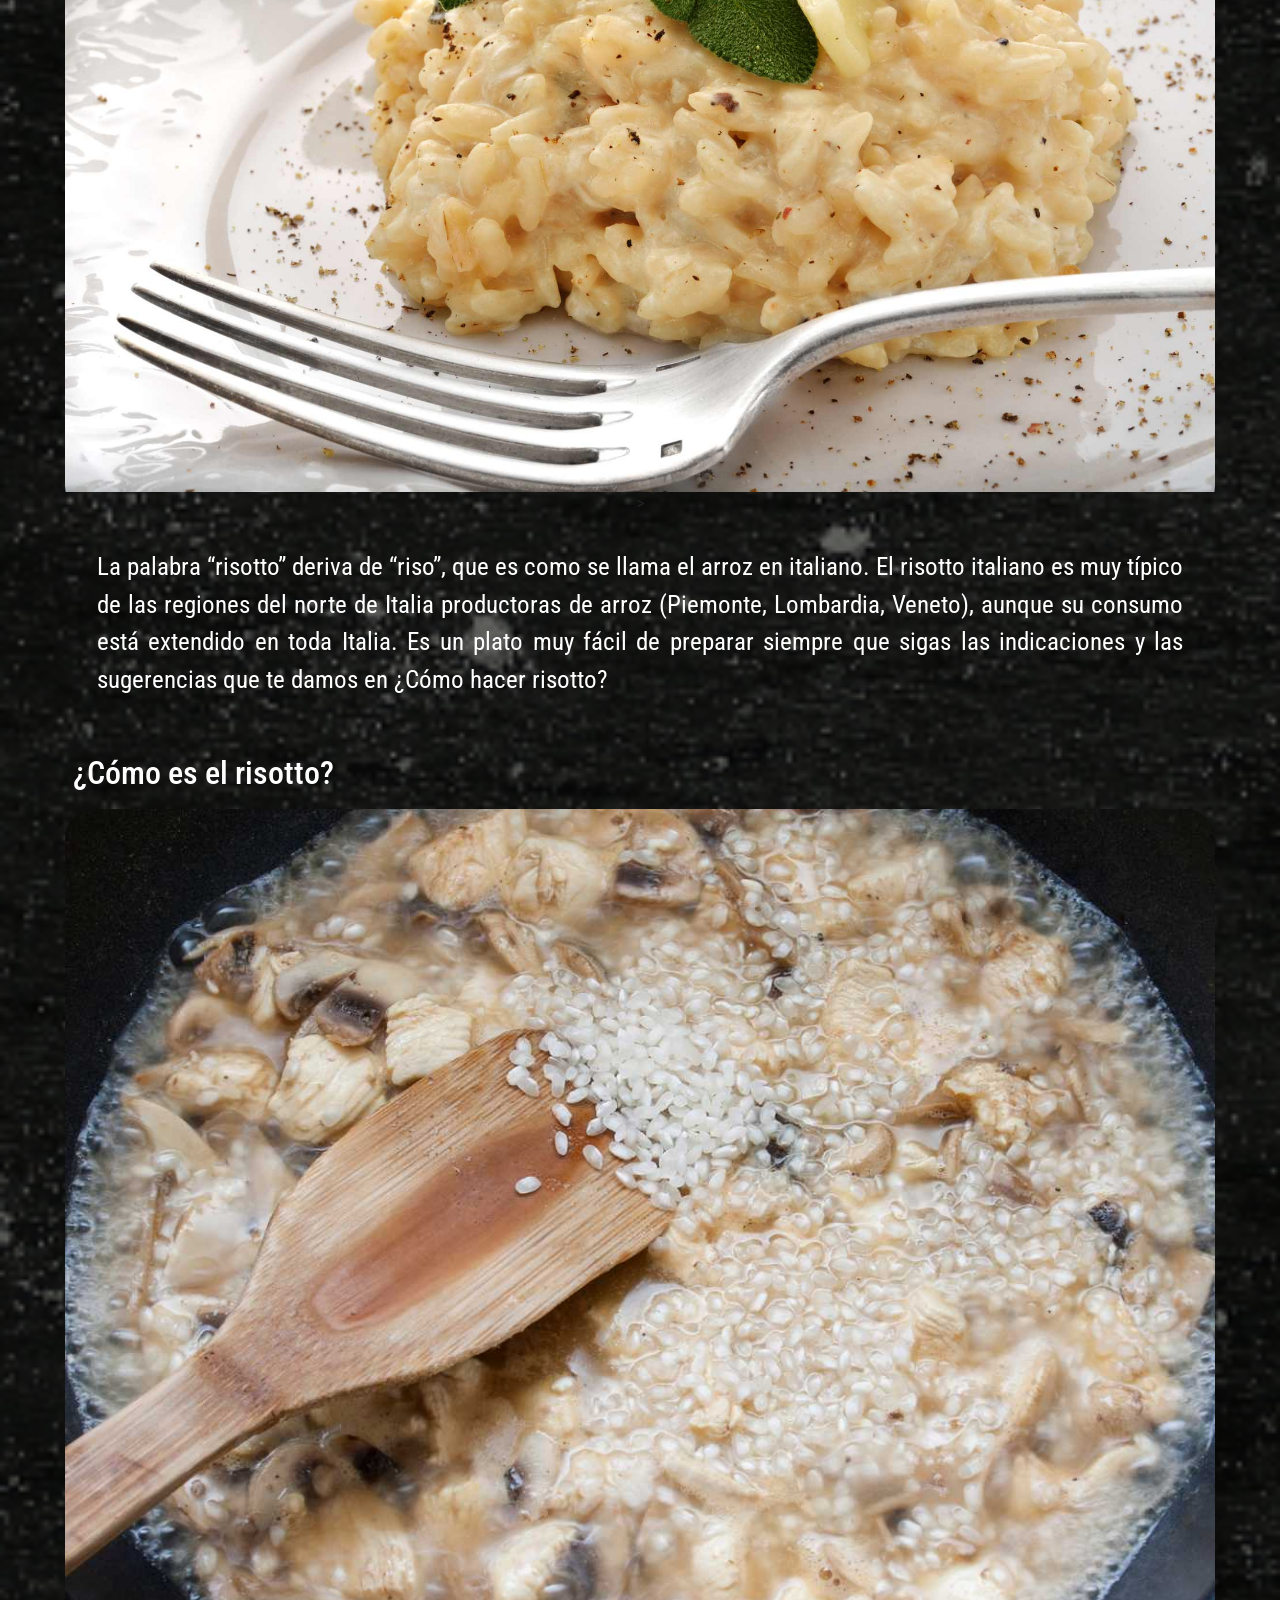
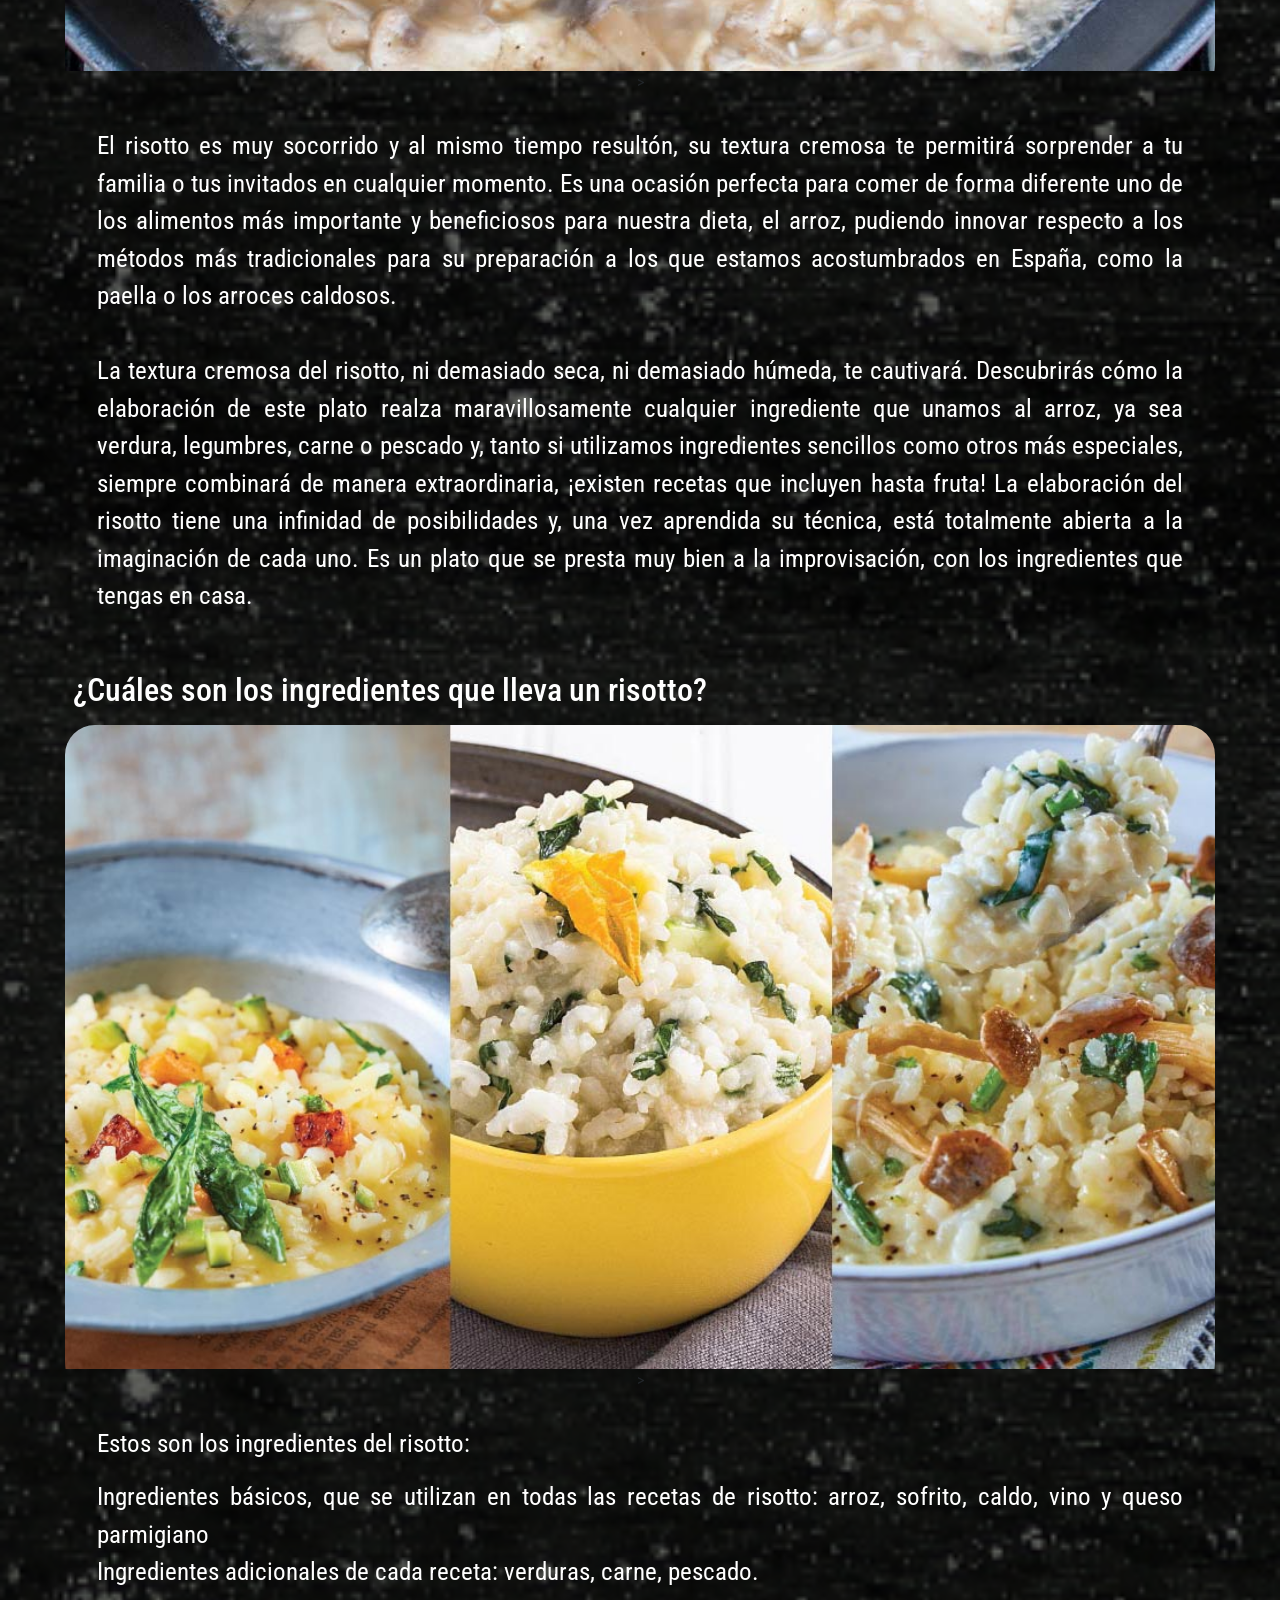
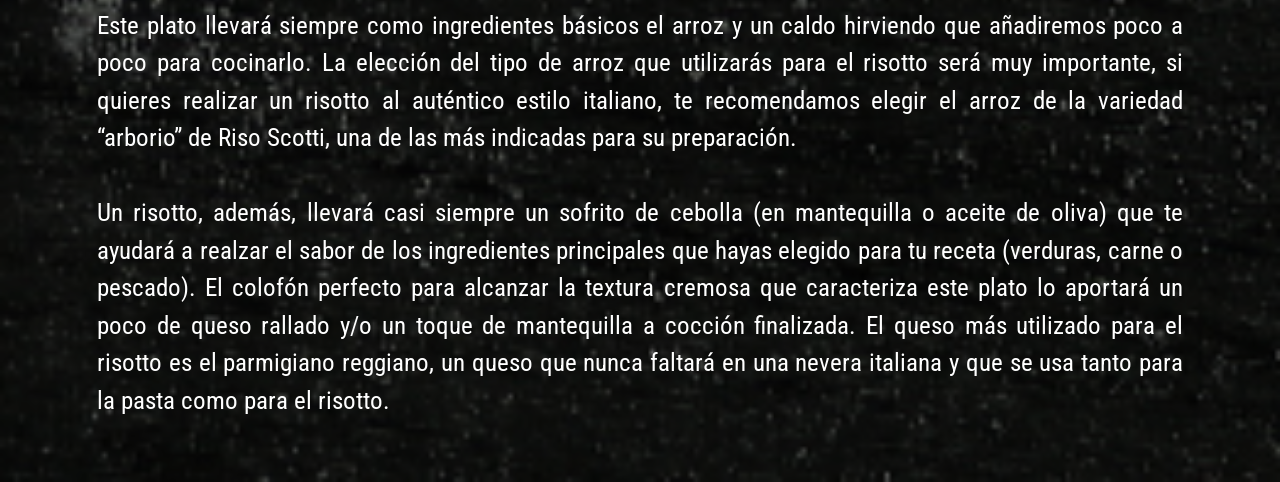
<file: frontend/gastronomia/gt4.html>
<!DOCTYPE html>
<html lang="en">
<head>
    <meta charset="UTF-8">
    <meta name="viewport" content="width=device-width, initial-scale=1.0">
    <title>Gastronomía</title>
    <link rel="stylesheet" href="./gastro.css">
    <link rel="stylesheet" href="./gt.css">
    <link rel="stylesheet" href="../header/header.css">
    <link rel="stylesheet" href="../index.css">
    <link rel="stylesheet" href="https://cdn.jsdelivr.net/npm/bootstrap-icons@1.11.3/font/bootstrap-icons.min.css">
    <link rel="stylesheet" href="https://cdn.jsdelivr.net/npm/bootstrap@4.3.1/dist/css/bootstrap.min.css" 
    integrity="sha384-ggOyR0iXCbMQv3Xipma34MD+dH/1fQ784/j6cY/iJTQUOhcWr7x9JvoRxT2MZw1T" 
    crossorigin="anonymous">
</head>
<body>
    <div class="container-gtm">
        <header class="header">
            <div class="menu container">
                <div class="logo">
                    <a href="../index.html"><img src="../assets/logo.jpg" alt="bandera de italia" width="25px"></a>
                </div>
                <input type="checkbox" id="menu" />
                <label for="menu">
                    <img src="../assets/menu.png" class="menu-icono" alt="" />
                </label>
                <nav class="navbar">
                    <ul>
                        <li><a href="#">Lugares Turísticos</a></li>
                        <li><a href="./gastro.html">Gatronomia</a></li>
                        <li><a href="#">Arte</a></li>
                        <li><a href="../form/formulario.html">Cuestionario</a></li>
                    </ul>
                </nav>
                <div class="nav-icons">
                    <a href="https://www.facebook.com/?locale=es_LA"><i class="bi bi-facebook"></i></a>
                    <a href="https://www.whatsapp.com/?lang=es_LA"><i class="bi bi-whatsapp"></i></a>
                    <a href="https://www.linkedin.com/in/madelin-constante-a80ab32b6"><i class="bi bi-linkedin"></i></a>
                </div>
            </div>
        </header>
        <main>
            <div class="container-main">
                <art class="articulo">
                    <div class="container-art">
                        <h1>Rissoto el Italiano</h1>
                        <h3>El tradicional arroz italinao.</h3>
                        <div class="imagen">
                            <img src="../assets/gt4.jpg" alt="Plato con Rissoto" loading="lazy">>
                        </div>
                        <div class="contenido-art">
                            <p>
                                El “risotto” es uno de los platos de la cocina italiana más conocidos 
                                y apreciados internacionalmente. En Italia el risotto se suele servir 
                                como primer plato, como alternativa a la pasta o a los platos de cuchara, 
                                pero no hay ningún inconveniente si quieres prepararlo como plato único 
                                para tu familia.
                            </p>
                        </div>
                        <h2>¿De dónde viene la palabra risotto?</h2>
                        <div class="imagen">
                            <img src="../assets/gt4_1.jpg" alt="Rissoto" loading="lazy">>
                        </div>
                        <div class="contenido-art">
                            <p>
                                La palabra “risotto” deriva de “riso”, que es como se llama el arroz en 
                                italiano. El risotto italiano es muy típico de las regiones del norte de 
                                Italia productoras de arroz (Piemonte, Lombardia, Veneto), aunque su consumo 
                                está extendido en toda Italia. Es un plato muy fácil de preparar siempre que 
                                sigas las indicaciones y las sugerencias que te damos en ¿Cómo hacer risotto?
                            </p>
                        </div>
                        <h2>¿Cómo es el risotto?</h2>
                        <div class="imagen">
                            <img src="../assets/gt4_2.jpg" alt="Cuchara de Madera" loading="lazy">>
                        </div>
                        <div class="contenido-art">
                            <p>
                                El risotto es muy socorrido y al mismo tiempo resultón, su textura cremosa te 
                                permitirá sorprender a tu familia o tus invitados en cualquier momento. Es una 
                                ocasión perfecta para comer de forma diferente uno de los alimentos más importante 
                                y beneficiosos para nuestra dieta, el arroz, pudiendo innovar respecto a los métodos 
                                más tradicionales para su preparación a los que estamos acostumbrados en España, 
                                como la paella o los arroces caldosos.
                                </br></br>
                                La textura cremosa del risotto, ni demasiado seca, ni demasiado húmeda, te cautivará. 
                                Descubrirás cómo la elaboración de este plato realza maravillosamente cualquier 
                                ingrediente que unamos al arroz, ya sea verdura, legumbres, carne o pescado y, tanto 
                                si utilizamos ingredientes sencillos como otros más especiales, siempre combinará de 
                                manera extraordinaria, ¡existen recetas que incluyen hasta fruta! La elaboración del 
                                risotto tiene una infinidad de posibilidades y, una vez aprendida su técnica, está 
                                totalmente abierta a la imaginación de cada uno. Es un plato que se presta muy bien a 
                                la improvisación, con los ingredientes que tengas en casa.
                            </p>
                        </div>
                        <h2>¿Cuáles son los ingredientes que lleva un risotto?</h2>
                        <div class="imagen">
                            <img src="../assets/gt4_3.jpg" alt="Tres imágenes de rissoto" loading="lazy">>
                        </div>
                        <div class="contenido-art">
                            <p>
                                Estos son los ingredientes del risotto:
                                <ul>
                                <li>Ingredientes básicos, que se utilizan en todas las recetas de risotto:
                                arroz, sofrito, caldo, vino y queso parmigiano</li>
                                <li>Ingredientes adicionales de cada receta: verduras, carne, pescado.</li>
                                </ul>
                                Este plato llevará siempre como ingredientes básicos el arroz y un caldo hirviendo que 
                                añadiremos poco a poco para cocinarlo. La elección del tipo de arroz que utilizarás para el 
                                risotto será muy importante, si quieres realizar un risotto al auténtico estilo italiano, 
                                te recomendamos elegir el arroz de la variedad “arborio” de Riso Scotti, una de las más indicadas 
                                para su preparación.
                                </br></br>
                                Un risotto, además, llevará casi siempre un sofrito de cebolla (en mantequilla o aceite de oliva) 
                                que te ayudará a realzar el sabor de los ingredientes principales que hayas elegido para tu receta 
                                (verduras, carne o pescado). El colofón perfecto para alcanzar la textura cremosa que caracteriza 
                                este plato lo aportará un poco de queso rallado y/o un toque de mantequilla a cocción finalizada. 
                                El queso más utilizado para el risotto es el parmigiano reggiano, un queso que nunca faltará en una 
                                nevera italiana y que se usa tanto para la pasta como para el risotto.
                            </p>
                        </div>
                    </div>
                </art>
            </div>
        </main>
    </div>
</body>
</html>
</file>
<file: frontend/gastronomia/gastro.css>
*{
    font-family: 'Roboto Condensed', Arial, Helvetica, sans-serif;
}

:root{
    scroll-behavior: smooth;
}

body{
    margin: 0;
}

.container-gtm{
    position: relative;
    background-image: url(../assets/back-gtm.jpg);
    background-size: cover; /* Asegura que toda la imagen se muestre */
    background-repeat: no-repeat; /* Evita que la imagen se repita */
    background-position: center; /* Centra la imagen */
    min-height: 100vh;
}

.container-gtm::before{
    content: '';
    position: absolute;
    top: 0;
    left: 0;
    right: 0;
    bottom: 0;
    background: rgba(0, 0, 0, 0.6);
    pointer-events: none;
}

main{
    filter: brightness(100%);
}

.container-main h1, h2, h3{
    text-align: center;
    color: #FFFF;
}

.menu {
    position: relative !important;
    top: 0;
    left: 0;
    right: 0;
    display: flex;
    align-items: center;
    justify-content: space-between;
    color: #ffff;
    gap: 0rem !important
}

.contenedor-imagenes{
    width: 90%;
    max-width: 1200px;
    overflow: hidden;
    margin: auto;
    padding: 60px 0;
}

.subtitulo{
    text-align: center;
    font-weight: 300;
    margin-bottom: 40px;
    font-size: 40px;
    color: white;
}

.contenedor-galeria{
    display: flex;
    justify-content: space-evenly;
    flex-wrap: wrap;
}

.img-galeria{
    width: 30%;
    display: block;
    margin-bottom: 15px;
    box-shadow: 0 0 6px rgba(0, 0, 0, .6);
    cursor: pointer;
}

.imagen-light{
    margin-top: 55%;
    position: fixed;
    display: flex;
    align-items: center;
    justify-content: center;
    width: 100%;
    height: 40%;
    top: 0;
    left: 0;
    background: rgba(0, 0, 0, 0.534);
    transform: translate(100%);
    transition: transform .2s ease-in-out;
}

.agregar-imagen{
    width: 70%;
    transform: scale(0);
    border-radius: 10px;
    transition: transform .3s .2s;
}

.showImage{
    transform: scale(1);
}

.show{
    transform: translate(0);
}

.close{
    position: absolute;
    top: 15px;
    right: 15px;
    width: 40px;
    cursor: pointer;
    color: white;
    font-size: 30px;
}

.questions{
    text-align: center;
    color: black;
}

.questions h2{
    color: #FFFF;
}

.questions__container{
    display: grid;
    gap: 2em;
    padding-top: 50px;
    padding-bottom: 100px;
}

.questions__padding{
    padding: 0;
    transition: padding .3s;
    border: 1px solid #5454D4;
    border-radius: 6px;
    background: rgba(255, 255, 255, 0.8);
}

.questions__padding--add{
    padding-bottom: 30px;
}

.questions__answer{
    padding: 0 30px 0;
    overflow: hidden;
}

.questions__title{
    text-align: left;
    display: flex;
    font-size: 20px;
    padding: 30px 0 30px;
    cursor: pointer;
    color: var(--color-title);
    justify-content: space-between;
}

.questions__arrow{
    border-radius: 50%;
    background-color: var(--color-title);
    width: 25px;
    height: 25px;
    display: flex;
    justify-content: center;
    align-items: center;
    align-self: flex-end;
    margin-left: 10px;
    transition:  transform .3s;
}

.questions__arrow--rotate{
    transform: rotate(180deg);
}

.questions__show{
    text-align: left;
    height: 0;
    transition: height .3s;
    margin-bottom: 0rem;
}

.bi{
    display: block;
}

.questions__copy{
    width: 60%;
    margin: 0 auto;
    margin-bottom: 30px;
}

.contenido-platos{
    max-width: 1280px;
    margin: auto;
    padding: 20px;
}

.contenedor-platos{
    display: grid;
    grid-template-columns: repeat(2, 1fr); /* Tres columnas de igual ancho */
    gap: 10px; /* Espacio entre las celdas */
    align-items: center;
    justify-content: center;
    justify-items: center;
    margin: auto;
    justify-content: space-evenly;
    overflow: hidden;
}

.card-item{
    display: flex;
    overflow: hidden;
    align-self: stretch;
}
</file>
<file: frontend/gastronomia/gt.css>
*{
    font-family: 'Roboto Condensed', Arial, Helvetica, sans-serif;
}

.articulo{
    margin: auto;
}

.container-art{
    padding: 15px;
    margin: auto;
    max-width: 1180px;
}

.container-art h1, h2, h3{
    text-align: left;
    padding: 8px;
}

.imagen{
    max-width: 1200px;
    overflow: hidden;
    text-align: center;
    border-radius: 30px;
}

.contenido-art{
    margin: auto;
    padding: 2rem;
    text-align: justify;
    color: #FFFF;
    font-size: 25px;
}
</file>
<file: frontend/header/header.css>
@import url('https://fonts.googleapis.com/css2?family=Roboto+Condensed:ital,wght@0,100..900;1,100..900&display=swap');
*{
    margin: 0;
    padding: 0;
    box-sizing: border-box;
    text-decoration: none;
    list-style: none;
}

body {
    font-family: Arial, Helvetica, sans-serif;
}

.container {
    max-width: 1200px;
    margin: 0 auto;
}

.header{
    display: flex;
    align-items: center;
    margin: auto;
    padding: 1rem;
}

.menu {
    position: absolute;
    top: 0;
    left: 0;
    right: 0;
    display: flex;
    align-items: center;
    justify-content: space-between;
    color: #ffff;
    gap: 5rem;
}

.logo{
    color: #ffff;
    font-size: 25px;
    font-weight: bold;
}

.logo img{
    border-radius: 10px;
    box-shadow: 
    0px 4px 8px rgba(0, 0, 0, 0.1), /* Primera sombra */
    0px 8px 16px rgba(0, 0, 0, 0.2); /* Segunda sombra */
}

.menu .navbar ul li{
    position: relative;
    float: left;
}

.menu .navbar ul li a {
    font-size: 20px;
    padding: 20px;
    color: #FFFFFF;
    display: block;
    font-weight: bold;
}

.menu .navbar ul li a:hover {
    color: #266371;
}

.nav-icons {
    display: flex;
}

.nav-icons i {
    font-size: 25px;
    color: #FFFFFF;
    margin-right: 15px;
    cursor: pointer;
}

.nav-icons i::hover {
    color: #266371;
}

#menu{
    display: none;
}
.menu-icono {
    width: 25px;
  }
  
.menu label {
    cursor: pointer;
    display: none;
}

.logo img{
    width: 30%;
}

img{
    width: 100%;
}
</file>
<file: frontend/index.css>
@import url('https://fonts.googleapis.com/css2?family=Roboto+Condensed:ital,wght@0,100..900;1,100..900&display=swap');
*{
    margin: 0;
    padding: 0;
    box-sizing: border-box;
    text-decoration: none;
    list-style: none;
    font-family: 'Roboto Condensed','sans-serif', Arial, Helvetica, sans-serif;
}

body {
    font-family: Arial, Helvetica, sans-serif;
    transition: opacity 1s ease-in-out;
}

.container {
    max-width: 1200px;
    margin: 0 auto;
}

.container-index {
    background-image: url(./assets/backgorund_imagen.jpg);
    background-position: center center;
    background-repeat: no-repeat;
    background-size: cover;
    display: flex;
    position: relative;
    min-height: 100vh;
    align-items: center;
}

.container-index::before {
    content: '';
    position: absolute;
    top: 0;
    left: 0;
    right: 0;
    bottom: 0;
    background: rgba(0, 0, 0, 0.5);
    pointer-events: none;
}

.header{
    display: flex;
    align-items: center;
}

.menu {
    position: absolute;
    top: 0;
    left: 0;
    right: 0;
    display: flex;
    align-items: center;
    justify-content: space-between;
    color: #ffff;
}

.logo{
    color: #ffff;
    font-size: 25px;
    font-weight: bold;
}

.logo img{
    border-radius: 10px;
    box-shadow: 
    0px 4px 8px rgba(0, 0, 0, 0.1), /* Primera sombra */
    0px 8px 16px rgba(0, 0, 0, 0.2); /* Segunda sombra */
}

.menu .navbar ul li{
    position: relative;
    float: left;
}

.menu .navbar ul li a {
    font-size: 20px;
    padding: 20px;
    color: #FFFFFF;
    display: block;
    font-weight: bold;
}

.menu .navbar ul li a:hover {
    color: #266371;
}

.nav-icons {
    display: flex;
}

.nav-icons i {
    font-size: 25px;
    color: #FFFFFF;
    margin-right: 15px;
    cursor: pointer;
}

.nav-icons i::hover {
    color: #266371;
}

#menu{
    display: none;
}
.menu-icono {
    width: 25px;
  }
  
.menu label {
    cursor: pointer;
    display: none;
}
  
.header-text {
    width: 40%;
    filter: brightness(100%);
}
  
.header-text h1 {
    line-height: 80px;
    font-size: 70px;
    text-transform: uppercase;
    color: #ffff;
    margin-bottom: 25px;
    font-family: 'Roboto Condensed','sans-serif';
    text-align: center;
}

.header-text p {
    font-size: 18px;
    color: #FFFFFF;
    font-weight: 500;
    margin-bottom: 25px;
    text-align: justify;
  }
  
.btn-1 {
    display: inline-block;
    padding: 13px 20px;
    border-radius: 25px;
    text-transform: uppercase;
    color: #FFFFFF;
    background-color: #099FA6;
    box-shadow: 0 0 20px rgba(0, 0, 0, 0.4);
    font-family: 'Roboto Condensed', sans-serif;
}
  
.btn-1:hover {
    background-color: #266371;
}

.logo img{
    width: 30%;
}

img{
    width: 100%;
}

.images{
    width: 50%;
    height: 380px;
    position: absolute;
    right: 0;
}

.swiper{
    width: 100%;
    height: 100%;
}

.swiper-slide{
    display: flex;
    justify-content: center;
    align-items: center;
    position: relative;
}

.swiper-slide h3 {
    position: absolute;
    left: 20px;
    bottom: 20px;
    color: #ffffff;
    font-family: 'Roboto Condensed', sans-serif;
    font-size: 40px;
    text-transform: uppercase;
}

.swiper-slide img {
    display: block;
    max-width: 100%;
    height: 100%;
    border-radius: 15px;
    object-fit: cover;
    filter: brightness(60%);
}

.rows {
    width: 180px;
    position: absolute;
    right: 620px;
    bottom: 230px;
}
.swiper-button-prev {   
    height: 50px;
    width: 50px;
    border-radius: 50%;
    font-size: 15px;
}
.swiper-button-next {
    height: 50px;
    width: 50px;
    border-radius: 50%;
    font-size: 15px;
}

.swiper-button-prev::after {
    font-size: 25px;
    color: #FFFFFF;
}

.swiper-button-next::after {
    font-size: 25px;
    color: #FFFFFF;
}

@media(max-width:991px){
    .menu{
        padding: 30px;
    }
    
    .menu label{
        display: initial;   
    }
    .menu .navbar {
        position: absolute;
        top: 100%;
        left: 0;
        right: 0;
        background-color: © #3F3F3F48;
        backdrop-filter: blur(5px);
        display: none;
    }
    .menu .navbar ul li {
        width: 100%;
    }
    #menu:checked ~ .navbar {
        display: initial;
    }
    .icons {
        display: none;
    }
    .container-index {
        padding: 80px 30px 50px 30px;
        align-items: self-start;
        flex-direction: column;
        align-items: center;
    }
    .header-text {
        text-align: center;
        width: 100%;
        margin-bottom: 30px;
    }
    .header-text h1 {
        margin-bottom: 10px;
    }
    .images {
        position: initial;
        width: 450px;
        height: 350px;
    }
    .rows {
        display: none;
    }
}
</file>
